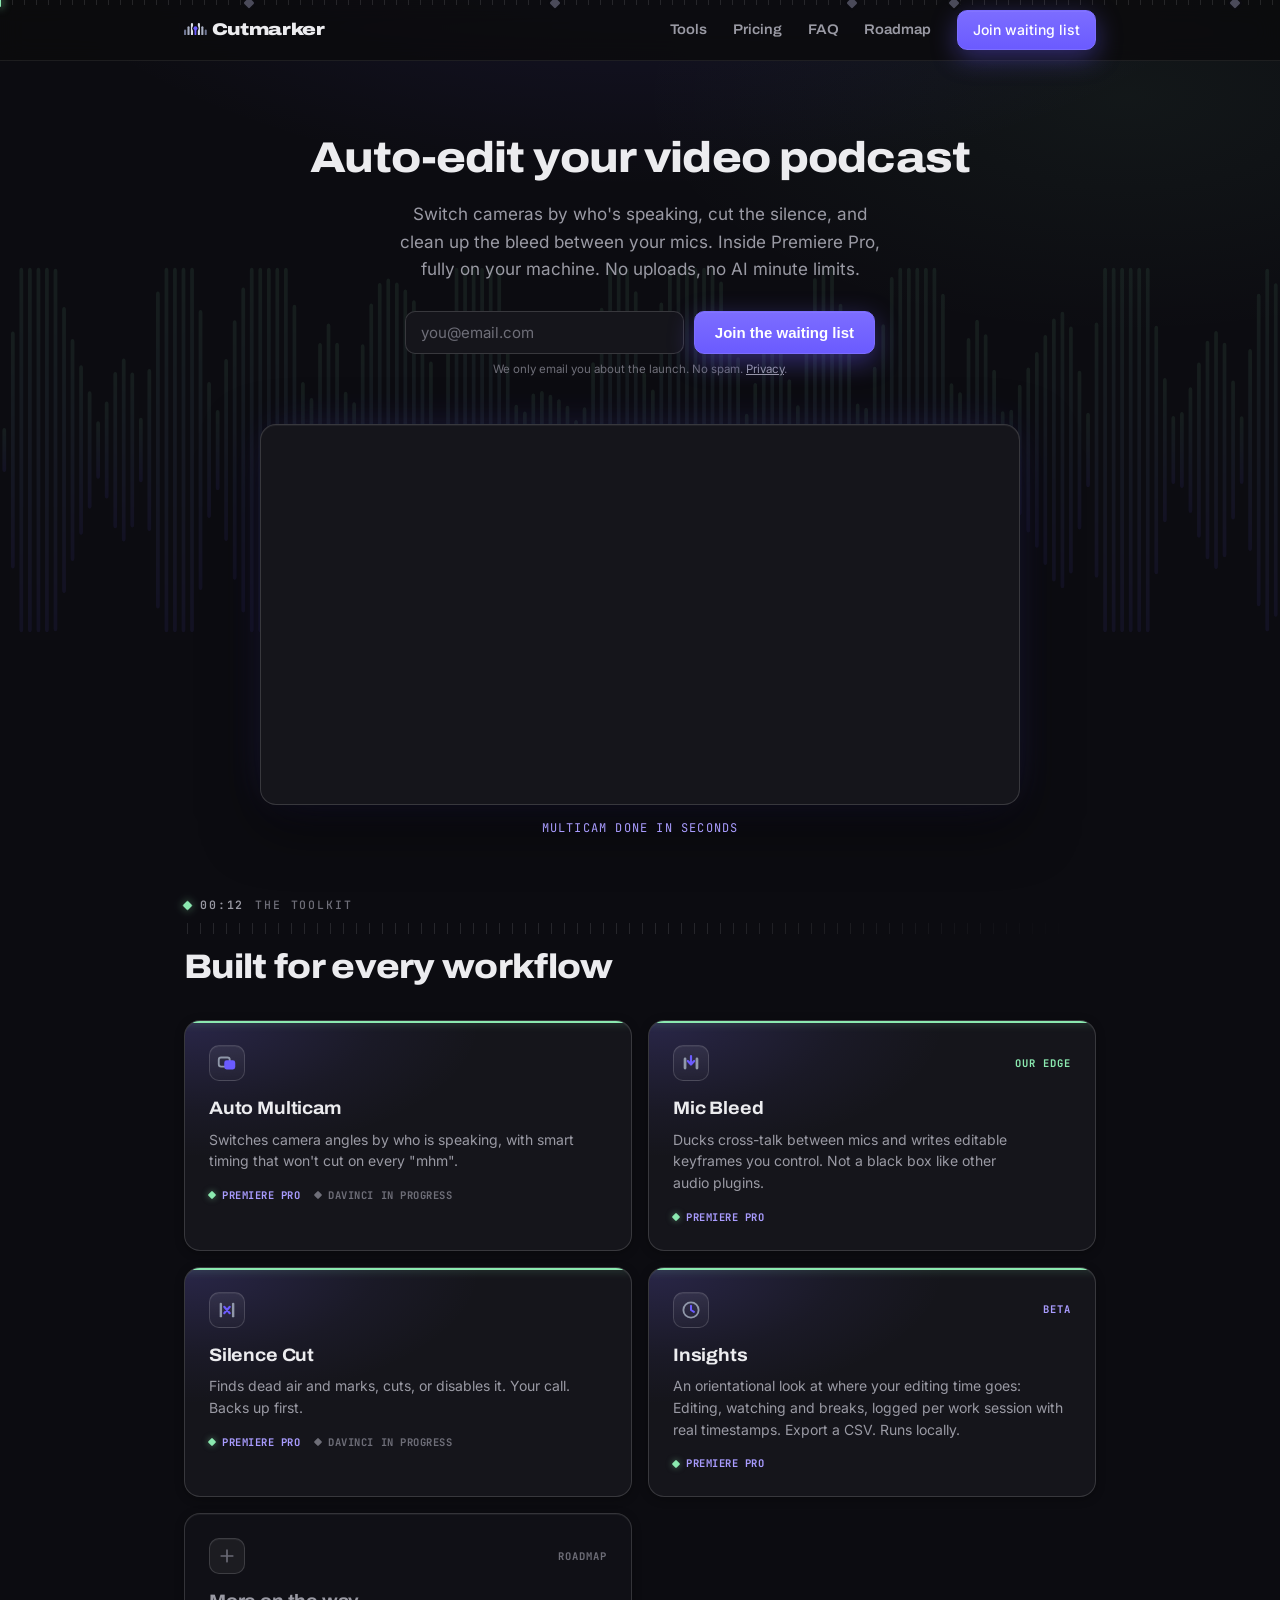
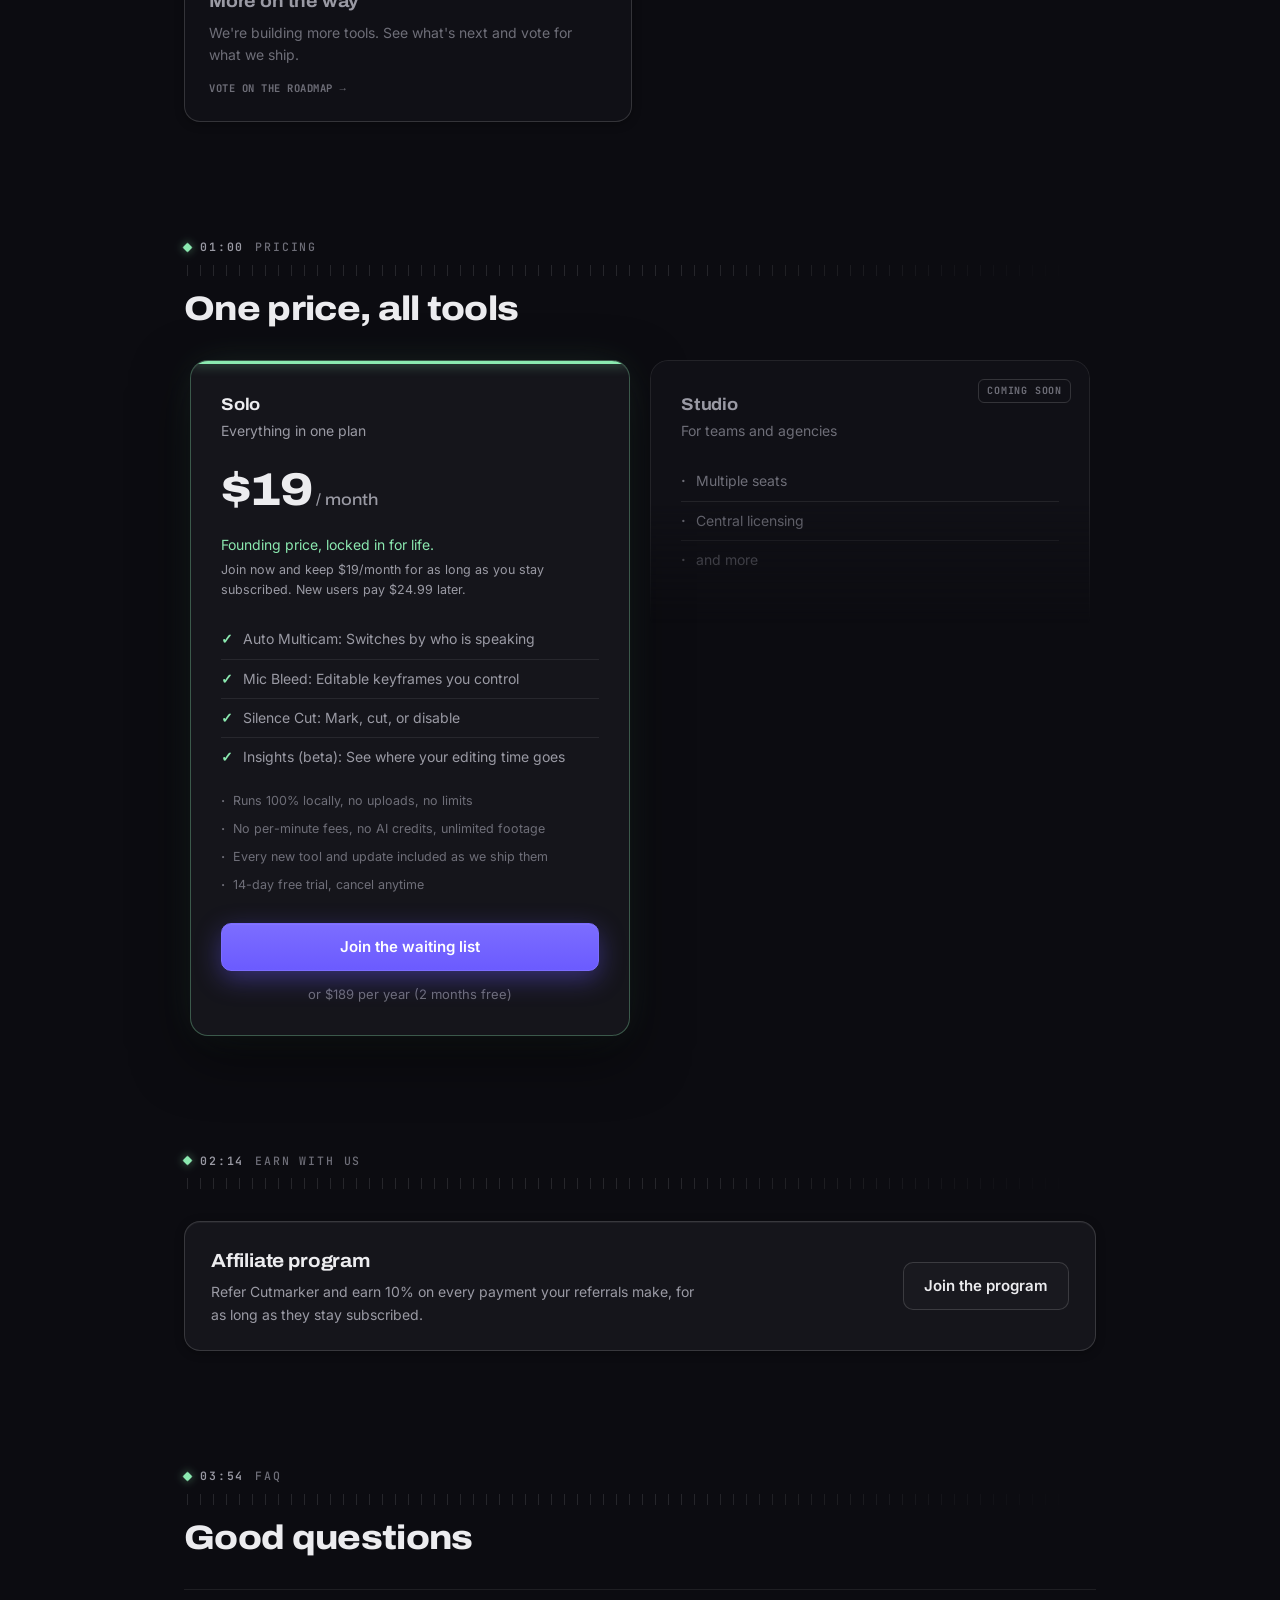
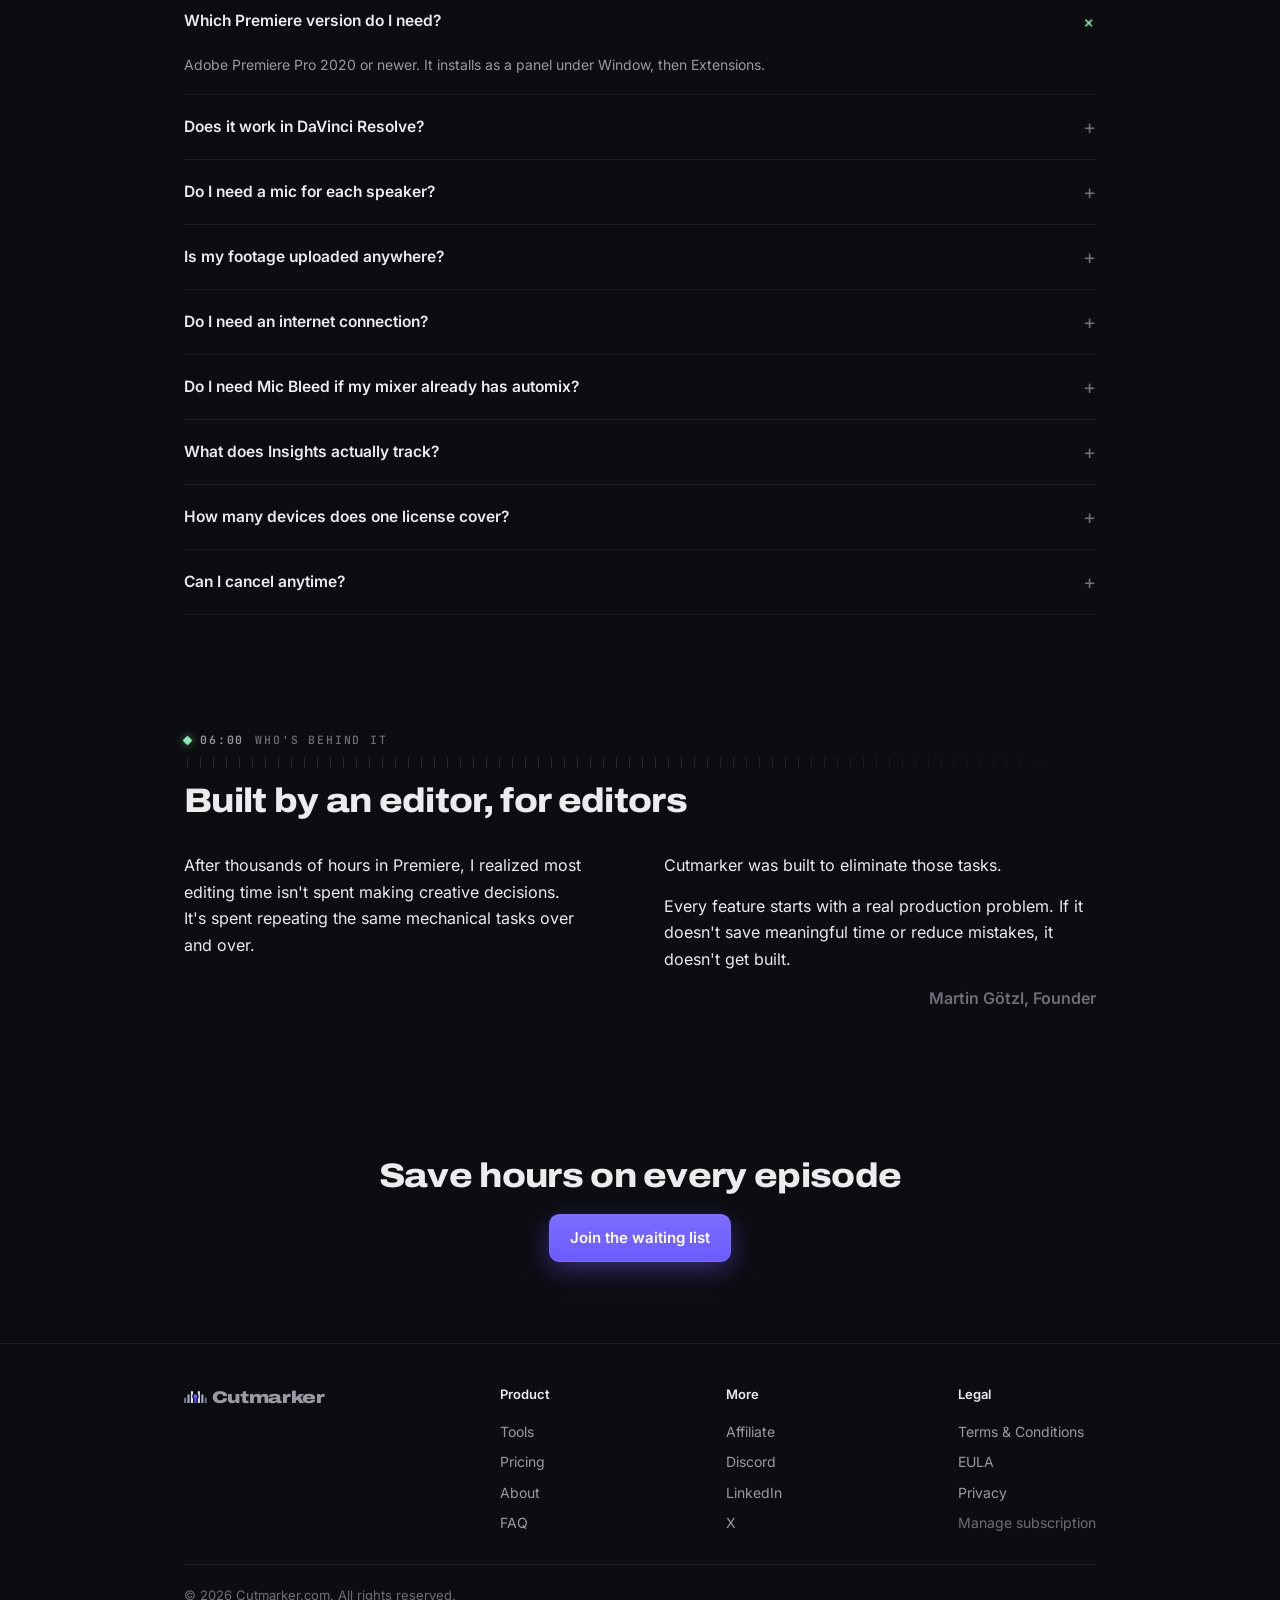
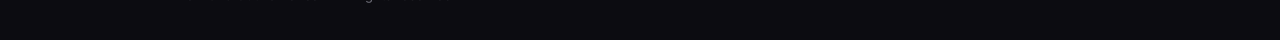
<file: index.html>
<!DOCTYPE html>
<html lang="en">
<head>
<meta charset="utf-8">
<meta name="viewport" content="width=device-width, initial-scale=1">
<title>Cutmarker · Auto-edit your video podcast in Premiere Pro</title>
<link rel="icon" type="image/svg+xml" href="/favicon.svg">
<link rel="apple-touch-icon" href="/favicon.svg">
<meta name="description" content="Auto-edit your video podcast in Adobe Premiere Pro: auto multicam, mic bleed cleanup, silence cut, final check and time insights. A local Autopod alternative.">
<meta property="og:title" content="Cutmarker · Auto-edit your video podcast in Premiere Pro">
<meta property="og:description" content="Auto multicam, mic bleed, silence cut, final check and time insights, all inside Premiere Pro. A local Autopod alternative.">
<meta property="og:type" content="website">
<link rel="stylesheet" href="/fonts.css">
<style>
  :root{
    --bg:#0C0C11; --surface:#15151B; --surface2:#1B1B23;
    --bd:rgba(255,255,255,.08); --bd2:rgba(255,255,255,.15);
    --tx:#ECECEF; --tx2:#9A9AA4; --tx3:#6E6E78;
    --pur:#6B5BFF; --pur2:#a99cff; --purd:#5a4be0; --grey:#9098A9; --signal:#8BE9B0;
    --hi:0 1px 0 rgba(255,255,255,.05) inset;
    --sh1:0 2px 10px rgba(0,0,0,.30);
    --sh2:0 20px 56px rgba(0,0,0,.50);
    --glow:0 8px 26px rgba(107,91,255,.40);
  }
  *{box-sizing:border-box;margin:0;padding:0}
  html{scroll-behavior:smooth;scroll-padding-top:72px}
  body{font-family:'Inter',-apple-system,"Segoe UI",Roboto,Helvetica,Arial,sans-serif;color:var(--tx);line-height:1.6;-webkit-font-smoothing:antialiased;font-size:16px;background:radial-gradient(1100px 560px at 50% -160px,rgba(107,91,255,.15),transparent 62%),radial-gradient(820px 400px at 88% 2%,rgba(139,233,176,.05),transparent 60%),var(--bg)}
  h1,h2,h3,.logo{font-family:'Archivo',-apple-system,"Segoe UI",sans-serif}
  .kicker,.badges .p,.plat .p,.heroshot .bar .t{font-family:'JetBrains Mono',ui-monospace,monospace;letter-spacing:0}
  a{color:inherit;text-decoration:none}
  .wrap{max-width:960px;margin:0 auto;padding:0 24px}
  .btn{position:relative;overflow:hidden;display:inline-block;background:linear-gradient(180deg,#7c6dff,#6B5BFF);color:#fff;font-weight:600;padding:11px 20px;border-radius:10px;font-size:15px;border:1px solid #7c6dff;box-shadow:var(--hi),var(--glow);transition:transform .14s,box-shadow .14s,filter .14s}
  .btn:not(.ghost)::before{content:"";position:absolute;top:0;left:0;width:100%;height:100%;background:linear-gradient(115deg,transparent 36%,rgba(255,255,255,.28) 50%,transparent 64%);transform:translateX(-120%);transition:transform .7s cubic-bezier(.3,.7,.3,1);pointer-events:none}
  .btn:not(.ghost):hover::before{transform:translateX(120%)}
  .btn:hover{transform:translateY(-1px);filter:brightness(1.05);box-shadow:0 1px 0 rgba(255,255,255,.22) inset,0 12px 32px rgba(107,91,255,.55)}
  .btn:active{transform:translateY(0) scale(.99)}
  .btn.ghost{background:rgba(255,255,255,.02);color:var(--tx);border:1px solid var(--bd2);box-shadow:none}
  .btn.ghost:hover{border-color:var(--tx3);background:var(--surface);transform:translateY(-1px);filter:none}
  .btn.sm{padding:8px 15px;font-size:14px}
  h1{font-size:clamp(31px,4.0vw,43px);line-height:1.08;letter-spacing:-.02em;font-weight:800;font-stretch:112%}
  h2{font-size:clamp(25px,3.0vw,34px);line-height:1.12;letter-spacing:-.02em;font-weight:800;font-stretch:112%}
  h3{font-size:17px;font-weight:700;letter-spacing:-.01em;font-stretch:108%}
  h2,h3,.hero p.lead,.aff h3,.end h2{text-wrap:balance}
  p,li,summary,.cta-note{text-wrap:pretty}
  .muted{color:var(--tx2)}
  .kicker{color:var(--tx3);font-size:11.5px;font-weight:500;display:flex;align-items:center;gap:9px;margin-bottom:14px;text-transform:uppercase;letter-spacing:.16em}
  .kicker::before{content:"";flex:none;width:7px;height:7px;border-radius:1px;transform:rotate(45deg);background:var(--signal);box-shadow:0 0 8px rgba(139,233,176,.5)}
  .kicker .tc{color:var(--tx2);font-weight:600;margin-right:2px}
  section{padding:58px 0}
  .line{display:none}

  nav{position:sticky;top:0;z-index:50;background:rgba(11,11,13,.82);backdrop-filter:blur(12px);border-bottom:1px solid var(--bd)}
  nav .wrap{display:flex;align-items:center;justify-content:space-between;height:60px}
  .logo{display:inline-flex;align-items:baseline;gap:.28em;font-weight:900;font-size:17px;letter-spacing:-.02em;font-stretch:125%}
  .logo .lmark{height:.72em;width:auto;aspect-ratio:86/46;flex:none;align-self:baseline}
  nav .links{display:flex;gap:26px;align-items:center}
  nav .links a{color:var(--tx2);font-size:14.5px;font-weight:500;transition:.15s}
  nav .links a:not(.btn):not(.langbtn){font-family:'Archivo',-apple-system,sans-serif;font-stretch:106%;font-weight:600;font-size:14px;letter-spacing:-.005em}
  nav .links a:hover{color:var(--tx)}
  nav .links a.btn{color:#fff}
  .langbtn{background:transparent;border:1px solid var(--bd2);color:var(--tx2);font-size:13px;font-weight:600;padding:5px 10px;border-radius:7px;cursor:pointer;font-family:inherit;transition:.15s}
  .langbtn:hover{color:var(--tx);border-color:var(--tx3)}
  @media(max-width:760px){nav .links a:not(.btn){display:none}}
  #scrub{position:fixed;top:0;left:0;right:0;height:5px;z-index:60;background:repeating-linear-gradient(90deg,rgba(255,255,255,.11) 0 1px,transparent 1px 12px)}
  #scrub .pf{position:absolute;top:0;left:0;height:100%;width:0;background:linear-gradient(90deg,var(--pur),var(--signal))}
  #scrub .ph{position:absolute;top:-2px;left:0;width:2px;height:9px;border-radius:1px;background:var(--signal);box-shadow:0 0 8px 1px rgba(139,233,176,.7);transform:translateX(-1px);z-index:3}
  #scrub .kf{position:absolute;top:50%;width:8px;height:8px;border-radius:1.5px;transform:translate(-50%,-50%) rotate(45deg);background:#4a4a59;box-shadow:0 0 0 2px rgba(12,12,17,.92);cursor:pointer;z-index:2;transition:background .25s ease,box-shadow .25s ease}
  #scrub .kf.on{background:var(--signal);box-shadow:0 0 7px 1px rgba(139,233,176,.55),0 0 0 2px rgba(12,12,17,.92)}
  #scrub .kf:hover{background:var(--pur);box-shadow:0 0 7px 1px rgba(107,91,255,.6),0 0 0 2px rgba(12,12,17,.92)}
  #scrub .sweep{position:absolute;top:0;bottom:0;width:90px;transform:translateX(-100px);background:linear-gradient(90deg,transparent,rgba(139,233,176,.55),transparent);z-index:4;pointer-events:none;animation:scrubsweep 1.5s cubic-bezier(.4,0,.2,1) .35s 1 both}
  @keyframes scrubsweep{0%{transform:translateX(-100px);opacity:0}12%{opacity:1}88%{opacity:1}100%{transform:translateX(100vw);opacity:0}}

  .hero{padding:74px 0 0;text-align:center}
  .hero .tagrow{display:inline-flex;align-items:center;gap:8px;color:var(--tx3);font-size:13.5px;margin-bottom:20px}
  .hero .tagrow .dot{width:6px;height:6px;border-radius:99px;background:var(--pur)}
  .hero h1{max-width:680px;margin:0 auto}
  .hero p.lead{font-size:17px;color:var(--tx2);margin:20px auto 28px;max-width:560px}
  .cta-row{display:flex;gap:12px;flex-wrap:wrap;align-items:center;justify-content:center}
  .cta-note{color:var(--tx3);font-size:13px;margin-top:16px}
  #bgwave{position:fixed;inset:0;z-index:-1;overflow:hidden;pointer-events:none}
  #bgwave .wt{position:absolute;top:50%;left:0;display:flex;width:200%;height:44vh;transform:translateY(-50%);animation:drift 64s linear infinite;will-change:transform;opacity:.08}
  #bgwave .wt svg{width:50%;height:100%;display:block;flex:none}
  @keyframes drift{from{transform:translate(0,-50%)}to{transform:translate(-50%,-50%)}}

  .trust{margin-top:26px;color:var(--tx2);font-size:13.5px}
  .hero-badges{display:flex;gap:20px;flex-wrap:wrap;justify-content:center;margin-top:22px}
  .hero-badges span{font-size:12px;color:var(--tx2);display:inline-flex;align-items:center;gap:7px;letter-spacing:.01em}
  .hero-badges span::before{content:"";width:6px;height:6px;border-radius:1px;transform:rotate(45deg);background:var(--signal);box-shadow:0 0 6px rgba(139,233,176,.5);flex:none}
  .hero-visual{max-width:560px;margin:40px auto 0;border:1px solid var(--bd);border-radius:14px;background:var(--surface);padding:18px;display:flex;flex-direction:column;gap:10px}
  .hv-row{display:flex;align-items:center;gap:6px;height:24px}
  .hv-lab{width:36px;font-size:10px;color:var(--tx3);letter-spacing:.08em;text-align:left;flex:none}
  .hv-row i{height:18px;border-radius:4px;flex:1;display:block}
  .hv-row i.a{background:rgba(107,91,255,.85)}
  .hv-row i.b{background:rgba(160,150,255,.45)}
  .hv-row i.c{background:rgba(144,152,169,.35)}
  .hv-row svg{flex:1;height:24px;stroke:var(--pur2);stroke-width:2;fill:none}

  /* waiting list form */
  .wl{display:flex;gap:10px;flex-wrap:wrap;justify-content:center;max-width:470px;margin:0 auto}
  .wl-input{flex:1 1 240px;background:var(--surface);border:1px solid var(--bd2);color:var(--tx);padding:11px 15px;border-radius:10px;font-size:15px;font-family:inherit}
  .wl-input::placeholder{color:var(--tx3)}
  .wl-input:focus{outline:none;border-color:var(--pur2);box-shadow:0 0 0 3px rgba(107,91,255,.18)}
  .wl-input.flash{border-color:var(--pur2);animation:wlpulse 1s cubic-bezier(.2,.7,.3,1) 2}
  @keyframes wlpulse{0%,100%{box-shadow:0 0 0 3px rgba(107,91,255,.22),0 0 16px rgba(107,91,255,.25)}50%{box-shadow:0 0 0 5px rgba(107,91,255,.34),0 0 30px rgba(107,91,255,.5)}}
  .wl .btn{flex:none}
  .wl-msg{min-height:18px;margin-top:10px;font-size:13.5px;color:var(--signal);text-align:center}
  .wl-msg.err{color:#ff7a7a}
  .wl-priv{max-width:470px;margin:7px auto 0;font-size:11.5px;color:var(--tx3);text-align:center;line-height:1.5}
  .wl-priv a{color:var(--tx2);text-decoration:underline}
  .wl-done{max-width:470px;margin:0 auto;background:rgba(139,233,176,.08);border:1px solid rgba(139,233,176,.4);border-radius:12px;padding:14px 18px;color:var(--tx);font-size:15px;display:flex;align-items:center;gap:10px;justify-content:center;animation:fadeup .5s cubic-bezier(.2,.7,.3,1) both}
  .wl-done .ck{color:var(--signal);font-weight:800;font-size:18px;flex:none}
  /* hero video */
  .herovid{max-width:760px;margin:18px auto 0;border:1px solid var(--bd2);border-radius:16px;overflow:hidden;background:var(--surface);box-shadow:var(--hi),var(--sh2),0 0 46px -14px rgba(107,91,255,.35);line-height:0}
  .herovid video{width:100%;height:auto;display:block}

  .head{max-width:none;margin-bottom:32px;position:relative}
  .head .kicker{margin-bottom:0}
  .head .hruler{height:11px;margin:8px 0 14px 3px;background:repeating-linear-gradient(90deg,var(--bd2) 0 1px,transparent 1px 13px);-webkit-mask:linear-gradient(90deg,#000,#000 55%,transparent);mask:linear-gradient(90deg,#000,#000 55%,transparent);opacity:.75}
  .head h2{margin-bottom:0;max-width:600px}

  .tools{display:grid;grid-template-columns:repeat(2,1fr);gap:16px}
  @media(max-width:760px){.tools{grid-template-columns:1fr}}
  .tool{position:relative;overflow:hidden;border-radius:16px;padding:24px 24px;min-height:186px;display:flex;flex-direction:column;background:var(--surface);border:1px solid var(--bd2);box-shadow:var(--hi),var(--sh1);transition:transform .2s ease,box-shadow .2s ease,border-color .2s ease}
  .tool::after{content:"";position:absolute;inset:0;background:radial-gradient(95% 85% at 0% 0%,rgba(123,108,255,.20),rgba(123,108,255,.05) 45%,transparent 70%);pointer-events:none}
  .tool:hover{transform:translateY(-2px);border-color:rgba(123,108,255,.35);box-shadow:var(--hi),0 20px 42px -22px rgba(107,91,255,.5)}
  .tool::before{content:"";position:absolute;top:0;left:0;right:0;height:2px;background:var(--signal);box-shadow:0 0 9px rgba(139,233,176,.5);transform:scaleX(0);transform-origin:left;transition:transform .55s cubic-bezier(.2,.8,.25,1);z-index:3}
  .tool.is-in::before,.tool:hover::before{transform:scaleX(1)}
  .tool .top{display:flex;align-items:center;justify-content:space-between;margin-bottom:13px;position:relative;z-index:2}
  .tool .ico{width:36px;height:36px;border-radius:10px;background:linear-gradient(180deg,rgba(255,255,255,.07),rgba(255,255,255,.02));border:1px solid var(--bd2);box-shadow:var(--hi);display:flex;align-items:center;justify-content:center;transition:box-shadow .2s,border-color .2s}
  .tool:hover .ico{border-color:rgba(139,233,176,.45);box-shadow:0 0 0 1px rgba(139,233,176,.22),0 0 14px rgba(139,233,176,.12)}
  .tool .edgelabel{font-family:'JetBrains Mono',ui-monospace,monospace;font-size:10.5px;font-weight:700;letter-spacing:.09em;text-transform:uppercase;color:var(--pur2)}
  .tool .edgelabel[data-i18n="edgeOur"]{color:var(--signal)}
  .tool h3{margin:0 0 6px;font-size:18px;position:relative;z-index:2}
  .tool p{color:var(--tx2);font-size:14px;line-height:1.55;position:relative;z-index:2}
  .plat{display:flex;gap:15px;margin-top:15px;flex-wrap:wrap;position:relative;z-index:2}
  .plat .p{display:inline-flex;align-items:center;gap:7px;font-family:'JetBrains Mono',ui-monospace,monospace;font-size:10.5px;font-weight:700;letter-spacing:.05em;text-transform:uppercase;color:var(--pur2)}
  .plat .p::before{content:"";width:6px;height:6px;border-radius:1px;transform:rotate(45deg);background:var(--signal);box-shadow:0 0 6px rgba(139,233,176,.5)}
  .plat .p.off{color:var(--tx3)}
  .plat .p.off::before{background:var(--tx3);box-shadow:none}
  .tool.soon,.tool.rm{background:#101016}
  .tool.soon::after,.tool.rm::after,.tool.soon::before,.tool.rm::before{display:none}
  .tool.soon h3,.tool.rm h3{color:var(--tx2)!important}
  .tool.soon p,.tool.rm p{color:var(--tx3)}
  .tool.soon .edgelabel,.tool.rm .edgelabel{color:var(--tx3)!important}
  .tool.soon .plat .p,.tool.rm .plat .p{color:var(--tx3)}
  .tool.soon .plat .p::before{background:var(--tx3);box-shadow:none}
  .tool.rm .plat .p::before{display:none}
  .tool.rm{cursor:pointer}
  .tool.rm h3,.tool.rm .edgelabel,.tool.rm .plat .p,.tool.rm .ico svg{transition:color .2s ease,stroke .2s ease,transform .2s ease}
  .tool.rm:hover{background:rgba(139,233,176,.09);border-color:rgba(139,233,176,.6);box-shadow:var(--hi),0 18px 44px -20px rgba(139,233,176,.45)}
  .tool.rm:hover h3{color:var(--tx)!important}
  .tool.rm:hover .edgelabel{color:var(--signal)!important}
  .tool.rm:hover .ico{border-color:rgba(139,233,176,.45);box-shadow:0 0 0 1px rgba(139,233,176,.22),0 0 14px rgba(139,233,176,.12)}
  .tool.rm:hover .ico svg{stroke:var(--signal)}
  .tool.rm:hover .plat .p{color:var(--signal)!important;transform:translateX(3px)}

  .prices{display:flex;gap:20px;flex-wrap:wrap;justify-content:center;align-items:stretch;max-width:920px;margin:0 auto}
.price{position:relative;overflow:hidden;display:flex;flex-direction:column;flex:1 1 340px;max-width:440px;background:var(--surface);border:1px solid rgba(139,233,176,.32);border-radius:18px;padding:30px;box-shadow:var(--hi),var(--sh2),0 0 42px -10px rgba(139,233,176,.18)}
  .price::before{content:"";position:absolute;top:0;left:0;right:0;height:3px;background:var(--signal);box-shadow:0 0 12px rgba(139,233,176,.7);transform:scaleX(0);transform-origin:left;transition:transform .6s cubic-bezier(.2,.8,.25,1)}
  .price.is-in::before{transform:scaleX(1)}
  .price .pt{color:var(--tx2);font-size:14px;margin-top:2px}
  .price .amt{font-family:'Archivo',sans-serif;font-stretch:115%;font-size:46px;font-weight:800;letter-spacing:-.02em;margin:12px 0 0}
  .price .amt small{font-size:16px;color:var(--tx2);font-weight:500;letter-spacing:0}
  .price ul{list-style:none;margin:20px 0 24px}
  .price li{padding:8px 0;font-size:14px;color:var(--tx2);display:flex;gap:10px;align-items:flex-start;border-top:1px solid var(--bd)}
  .price li:first-child{border-top:none}
  .price li.note{font-size:12.5px;color:var(--tx3);padding:4px 0;border-top:none;gap:8px;align-items:center}
  .price li.note::before{content:"·";color:var(--tx3);font-weight:700}
  .price li .tick{color:var(--signal);flex:none;font-weight:700}
  .price .btn{width:100%;text-align:center;margin-top:auto}
  .price .yr{text-align:center;color:var(--tx3);font-size:13px;margin-top:13px}
  .price.soon{background:#101016;border-color:var(--bd);box-shadow:none;align-self:flex-start;-webkit-mask-image:linear-gradient(180deg,#000 52%,transparent 96%);mask-image:linear-gradient(180deg,#000 52%,transparent 96%)}
  .price.soon::before{display:none}
  .price.soon h3{color:var(--tx2)}
  .price.soon .amt{color:var(--tx3);font-weight:700}
  .price.soon .pt,.price.soon li{color:var(--tx3)}
  .price.soon .tick{color:var(--tx3)}
  .soonbadge{position:absolute;top:18px;right:18px;font-family:'JetBrains Mono',ui-monospace,monospace;font-size:10px;font-weight:700;letter-spacing:.08em;text-transform:uppercase;color:var(--tx3);border:1px solid var(--bd2);border-radius:6px;padding:3px 8px}

  .afftwo{display:grid;grid-template-columns:repeat(auto-fit,minmax(280px,1fr));gap:16px}
  @media(max-width:760px){.afftwo{grid-template-columns:1fr}}
  .aff{background:var(--surface);border:1px solid var(--bd2);border-radius:16px;padding:24px 26px;display:flex;gap:18px;align-items:center;justify-content:space-between;flex-wrap:wrap;box-shadow:var(--hi),var(--sh1)}
  .aff h3{font-size:19px;margin-bottom:5px}
  .aff p{color:var(--tx2);font-size:14px;max-width:500px}

  .faq{max-width:none}
  details{border-top:1px solid var(--bd)}
  details:last-child{border-bottom:1px solid var(--bd)}
  summary{cursor:pointer;padding:16px 0;font-weight:600;font-size:15.5px;list-style:none;display:flex;justify-content:space-between;align-items:center;gap:16px}
  summary::-webkit-details-marker{display:none}
  summary::after{content:"+";color:var(--tx3);font-size:20px;font-weight:400;transition:transform .25s ease,color .2s ease}
  details[open] summary::after{transform:rotate(45deg);color:var(--signal)}
  details[open] p{animation:fadeup .45s cubic-bezier(.2,.7,.3,1) both}
  @supports (interpolate-size: allow-keywords){
    :root{interpolate-size:allow-keywords}
    details::details-content{block-size:0;overflow:hidden;transition:block-size .35s ease,content-visibility .35s allow-discrete}
    details[open]::details-content{block-size:auto}
  }
  details p{color:var(--tx2);padding:0 0 18px;font-size:14px;max-width:780px}

  .aboutbody{line-height:1.65;column-count:2;column-gap:48px}
  .aboutbody p{margin:0 0 14px;break-inside:avoid}
  .aboutbody .sign{column-span:all;color:var(--tx3);margin-top:6px;font-weight:600;text-align:right}
  @media(max-width:680px){.aboutbody{column-count:1}}

  .end{text-align:center;padding:74px 0}
  .end h2{margin-bottom:18px}

  footer{border-top:1px solid var(--bd);padding:40px 0 34px;color:var(--tx2);font-size:14px}
  footer .top{display:flex;justify-content:space-between;flex-wrap:wrap;gap:28px;margin-bottom:26px}
  footer .col h4{color:var(--tx);font-size:13px;margin-bottom:12px;font-weight:600}
  footer .col a{display:block;color:var(--tx2);padding:4px 0;transition:color .18s ease,transform .18s ease}
  footer .col a:hover{color:var(--tx);transform:translateX(3px)}
  footer .bottom{border-top:1px solid var(--bd);padding-top:20px;display:flex;justify-content:space-between;flex-wrap:wrap;gap:12px;font-size:13px;color:var(--tx3)}

  @keyframes fadeup{from{opacity:0;transform:translateY(14px)}to{opacity:1;transform:none}}
  .hero h1,.hero .lead,.hero .cta-row,.hero .hero-badges,.hero .cta-note{animation:fadeup .6s cubic-bezier(.2,.7,.3,1) both}
  .hero .lead{animation-delay:.06s}.hero .cta-row{animation-delay:.12s}.hero .hero-badges{animation-delay:.18s}.hero .cta-note{animation-delay:.24s}
  .reveal{opacity:0;transform:translateY(16px);transition:opacity .8s ease,transform .8s cubic-bezier(.16,.84,.3,1)}
  .reveal.is-in{opacity:1;transform:none}
  .tool{transition:transform .24s ease,box-shadow .24s ease,border-color .24s ease,opacity .7s ease}
  @media(prefers-reduced-motion:reduce){*{animation:none!important;transition:none!important}.reveal{opacity:1!important;transform:none!important}}
</style>
<!-- Affiliate tracking je dočasně vypnutý (program zatím není live). Při spuštění affiliate programu odkomentovat + nasadit cookie lištu (viz cookie-consent-snippet.html).
<script>window.lemonSqueezyAffiliateConfig = { store: "cutmarker" };</script>
<script src="https://lmsqueezy.com/affiliate.js" defer></script>
-->
</head>
<body>
<div id="scrub"><span class="pf"></span><span class="ph"></span><span class="sweep"></span></div>
<div id="bgwave" aria-hidden="true"><div class="wt"></div></div>

<svg width="0" height="0" style="position:absolute"><symbol id="mark" viewBox="-43 -46 86 46"><mask id="ntch"><rect x="-58" y="-56" width="116" height="60" fill="#fff"/><circle cx="0" cy="-26" r="12" fill="#000"/></mask><g mask="url(#ntch)"><rect x="9" y="-46" width="8" height="46" rx="4" fill="#DDE1EC"/><rect x="-17" y="-46" width="8" height="46" rx="4" fill="#DDE1EC"/><rect x="22" y="-34" width="8" height="34" rx="4" fill="#A7AEC2"/><rect x="-30" y="-34" width="8" height="34" rx="4" fill="#A7AEC2"/><rect x="35" y="-22" width="8" height="22" rx="4" fill="#6E7591"/><rect x="-43" y="-22" width="8" height="22" rx="4" fill="#6E7591"/></g><rect x="-3.5" y="-22" width="7" height="22" rx="3.5" fill="#6B5BFF"/><circle cx="0" cy="-26" r="7.5" fill="#6B5BFF"/></symbol></svg>

<nav><div class="wrap">
  <a class="logo" href="#"><svg class="lmark"><use href="#mark"/></svg> Cutmarker</a>
  <div class="links">
    <a href="#tools" data-i18n="navTools">Tools</a>
    <a href="#pricing" data-i18n="navPricing">Pricing</a>
    <a href="#faq" data-i18n="navFaq">FAQ</a>
    <a href="/roadmap" data-i18n="navRoadmap">Roadmap</a>
    <!-- Jazykový přepínač skrytý pro launch (čeština se doplní později). Zapnout = odkomentovat + vrátit LANG=pickDefault() níže. -->
    <!-- <button id="langBtn" class="langbtn">CZ</button> -->
    <a class="btn sm" href="#waitlist">Join waiting list</a>
  </div>
</div></nav>

<header class="hero"><div class="wrap">
  <h1 data-i18n="heroH1">Auto-edit your video podcast</h1>
  <p class="lead" data-i18n="heroLead">Switch cameras by who's speaking, cut the silence, and clean up the bleed between your mics. Inside Premiere&nbsp;Pro, fully on your machine. No uploads, no AI minute limits.</p>
  <form id="waitlist" class="wl" novalidate>
    <input class="wl-input" type="email" name="email" required autocomplete="email" placeholder="you@email.com" aria-label="Email">
    <button class="btn" type="submit">Join the waiting list</button>
  </form>
  <div class="wl-priv" id="wlPriv">We only email you about the launch. No spam. <a href="/legal#privacy">Privacy</a>.</div>
  <div class="wl-msg" id="wlMsg" role="status" aria-live="polite"></div>
  <div class="wl-done" id="wlDone" style="display:none"><span class="ck">&#10003;</span><span id="wlDoneTxt">You're on the list. We'll be in touch before launch.</span></div>
  <!-- Odznaky nad videem dočasně skryté (zapnout = odkomentovat)
  <div class="hero-badges">
    <span data-i18n="bdg1">Runs in Premiere Pro</span>
    <span data-i18n="bdg2">Nothing leaves your computer</span>
    <span data-i18n="bdg3">No AI minute limits</span>
    <span data-i18n="bdg4">14-day free trial</span>
  </div>
  -->
  <div class="herovid">
    <video src="assets/Multicam_hero_web.mp4" autoplay muted loop playsinline preload="metadata"></video>
  </div>
  <p style="text-align:center;margin-top:14px;color:var(--pur2);font-size:12px;font-family:'JetBrains Mono',ui-monospace,monospace;letter-spacing:.1em;text-transform:uppercase">Multicam done in seconds</p>
</div></header>

<section id="tools"><div class="wrap">
  <div class="head" style="margin:0 0 34px"><span class="kicker" data-i18n="toolsKicker">The toolkit</span><h2 data-i18n="toolsH2">Built for every workflow</h2></div>
  <div class="tools">
    <div class="tool">
      <div class="top"><div class="ico"><svg width="22" height="22" viewBox="0 0 24 24" fill="none"><rect x="3" y="6" width="12" height="10" rx="2.6" stroke="#9098A9" stroke-width="2"/><rect x="9" y="9" width="12" height="10" rx="2.6" fill="#6B5BFF"/></svg></div></div>
      <h3>Auto Multicam</h3>
      <p data-i18n="tMulticamDesc">Switches camera angles by who is speaking, with smart timing that won't cut on every "mhm".</p>
      <div class="plat"><span class="p on">Premiere Pro</span><span class="p off" data-i18n="davinciSoon">DaVinci in progress</span></div>
    </div>
    <div class="tool edge">
      <div class="top"><div class="ico"><svg width="22" height="22" viewBox="0 0 24 24" fill="none" stroke-linecap="round" stroke-linejoin="round"><rect x="4" y="6" width="3" height="13" rx="1.5" fill="#9098A9"/><rect x="17" y="6" width="3" height="13" rx="1.5" fill="#9098A9"/><path d="M12 4.5 V13 M8.5 9.8 L12 13.6 L15.5 9.8" stroke="#6B5BFF" stroke-width="2.4" fill="none"/></svg></div><span class="edgelabel" data-i18n="edgeOur">Our edge</span></div>
      <h3>Mic Bleed</h3>
      <p data-i18n="tMicDesc">Ducks cross-talk between mics and writes editable keyframes you control. Not a black box like other audio plugins.</p>
      <div class="plat"><span class="p on">Premiere Pro</span></div>
    </div>
    <div class="tool">
      <div class="top"><div class="ico"><svg width="22" height="22" viewBox="0 0 24 24" fill="none" stroke-linecap="round"><rect x="4" y="4" width="2.6" height="16" rx="1.3" fill="#9098A9"/><rect x="17.4" y="4" width="2.6" height="16" rx="1.3" fill="#9098A9"/><path d="M9 8.5 L15 15.5 M15 8.5 L9 15.5" stroke="#6B5BFF" stroke-width="2.3"/></svg></div></div>
      <h3>Silence Cut</h3>
      <p data-i18n="tSilenceDesc">Finds dead air and marks, cuts, or disables it. Your call. Backs up first.</p>
      <div class="plat"><span class="p on">Premiere Pro</span><span class="p off" data-i18n="davinciSoon">DaVinci in progress</span></div>
    </div>
    <div class="tool edge">
      <div class="top"><div class="ico"><svg width="22" height="22" viewBox="0 0 24 24" fill="none" stroke-linecap="round" stroke-linejoin="round"><circle cx="12" cy="12" r="8.3" stroke="#9098A9" stroke-width="2"/><path d="M12 7.3 V12 L15.2 14" stroke="#6B5BFF" stroke-width="2.2" fill="none"/></svg></div><span class="edgelabel">Beta</span></div>
      <h3>Insights</h3>
      <p data-i18n="tInsightsDesc">An orientational look at where your editing time goes: Editing, watching and breaks, logged per work session with real timestamps. Export a CSV. Runs locally.</p>
      <div class="plat"><span class="p on">Premiere Pro</span></div>
    </div>
    <!-- Final Check karta dočasně skrytá (zapnout = odkomentovat)
    <div class="tool soon">
      <div class="top"><div class="ico"><svg width="22" height="22" viewBox="0 0 24 24" fill="none"><path d="M5 12.5 L10 17.5 L19.5 7" stroke="#6B5BFF" stroke-width="2.6" stroke-linecap="round" stroke-linejoin="round"/></svg></div><span class="edgelabel" data-i18n="edgeSoon">Coming soon</span></div>
      <h3>Final Check</h3>
      <p data-i18n="tFinalDesc">Coming next, it will scan your finished edit for clipping, dead air, black gaps and stray micro-cuts, so you can export with confidence.</p>
      <div class="plat"><span class="p off" data-i18n="soonLabel">In development</span></div>
    </div>
    -->
    <a class="tool rm" href="/roadmap" style="text-decoration:none">
      <div class="top"><div class="ico" style="background:rgba(255,255,255,.05)"><svg width="20" height="20" viewBox="0 0 24 24" fill="none" stroke="#6b6b76" stroke-width="2"><path d="M12 5v14M5 12h14" stroke-linecap="round"/></svg></div><span class="edgelabel" style="color:var(--tx3)" data-i18n="edgeRoadmap">Roadmap</span></div>
      <h3 style="color:var(--tx2)" data-i18n="roadmapH3">More on the way</h3>
      <p data-i18n="roadmapDesc">We're building more tools. See what's next and vote for what we ship.</p>
      <div class="plat"><span class="p off" data-i18n="roadmapVote">Vote on the roadmap →</span></div>
    </a>
  </div>
</div></section>

<div class="line"></div>
<section id="pricing"><div class="wrap">
  <div class="head" style="margin:0 0 32px"><span class="kicker" data-i18n="priceKicker">Pricing</span><h2 data-i18n="priceH2">One price, all tools</h2></div>
  <div class="prices">
  <div class="price">
    <h3>Solo</h3>
    <div class="pt" data-i18n="pricePt">Everything in one plan</div>
    <div class="amt">$19<small data-i18n="perMonth"> / month</small></div>
    <div class="pt" style="color:var(--signal);margin-top:6px">Founding price, locked in for life.</div>
    <div class="pt" style="margin-top:4px;font-size:12.5px">Join now and keep $19/month for as long as you stay subscribed. New users pay $24.99 later.</div>
    <ul>
      <li><span class="tick">✓</span><span data-i18n="pl1">Auto Multicam: Switches by who is speaking</span></li>
      <li><span class="tick">✓</span><span data-i18n="pl2">Mic Bleed: Editable keyframes you control</span></li>
      <li><span class="tick">✓</span><span data-i18n="pl3">Silence Cut: Mark, cut, or disable</span></li>
      <li><span class="tick">✓</span><span data-i18n="pl5">Insights (beta): See where your editing time goes</span></li>
      <li class="note" style="margin-top:10px"><span data-i18n="pn1">Runs 100% locally, no uploads, no limits</span></li>
      <li class="note"><span data-i18n="pn5">No per-minute fees, no AI credits, unlimited footage</span></li>
      <li class="note"><span data-i18n="pn3">Every new tool and update included as we ship them</span></li>
      <li class="note"><span data-i18n="pn4">14-day free trial, cancel anytime</span></li>
    </ul>
    <a class="btn" href="#waitlist">Join the waiting list</a>
    <div class="yr" data-i18n="priceYr">or $189 per year (2 months free)</div>
  </div>
  <div class="price soon">
    <div class="soonbadge">Coming soon</div>
    <h3>Studio</h3>
    <div class="pt">For teams and agencies</div>
    <ul>
      <li><span class="tick">·</span><span>Multiple seats</span></li>
      <li><span class="tick">·</span><span>Central licensing</span></li>
      <li><span class="tick">·</span><span>and more</span></li>
    </ul>
  </div>
  </div>
</div></section>

<div class="line"></div>
<section id="affiliate"><div class="wrap">
  <div class="head"><span class="kicker" data-i18n="affKicker">Earn with us</span></div>
  <div class="afftwo">
    <div class="aff">
      <div>
        <h3 data-i18n="affH3">Affiliate program</h3>
        <p data-i18n="affDesc">Refer Cutmarker and earn 10% on every payment your referrals make, for as long as they stay subscribed.</p>
      </div>
      <a class="btn ghost" href="#waitlist" data-i18n="affBtn">Join the program</a>
    </div>
    <!-- Bug reward (skryté, k pozdějšímu zapnutí):
    <div class="aff">
      <div>
        <h3 data-i18n="bugH3">Find a bug, get a month free.</h3>
        <p data-i18n="bugDesc">Spot a real, reproducible bug in a released version (not the beta) and tell us. Your next month is on us.</p>
      </div>
      <a class="btn ghost" href="#" data-i18n="bugBtn">Report a bug</a>
    </div>
    -->
  </div>
</div></section>

<div class="line"></div>
<section id="faq"><div class="wrap">
  <div class="head"><span class="kicker" data-i18n="faqKicker">FAQ</span><h2 data-i18n="faqH2">Good questions</h2></div>
  <div class="faq">
    <details open><summary data-i18n="q1">Which Premiere version do I need?</summary><p data-i18n="a1">Adobe Premiere Pro 2020 or newer. It installs as a panel under Window, then Extensions.</p></details>
    <details><summary data-i18n="q2">Does it work in DaVinci Resolve?</summary><p data-i18n="a2">Premiere Pro today. DaVinci support is on the roadmap for Auto Multicam, Silence Cut, and Final Check. Mic Bleed stays Premiere only, because DaVinci handles track audio differently.</p></details>
    <details><summary data-i18n="q3">Do I need a mic for each speaker?</summary><p data-i18n="a3">For multicam, yes. Cutmarker decides who is on camera by listening to each mic, so one mic per speaker gives the cleanest result.</p></details>
    <details><summary data-i18n="q4">Is my footage uploaded anywhere?</summary><p data-i18n="a4">Never. Your media and editing stay on your computer. No uploads, no per-minute fees, no monthly limits.</p></details>
    <details><summary data-i18n="q9">Do I need an internet connection?</summary><p data-i18n="a9">Your media and the editing stay on your computer, nothing is uploaded. You do need a connection to activate and verify your license, the same as most paid editing software. The editing itself runs locally.</p></details>
    <details><summary data-i18n="q8">Do I need Mic Bleed if my mixer already has automix?</summary><p data-i18n="a8">Even when your mixer or recorder reduces bleed while you record, that pass is not always perfect. You can still run Mic Bleed in post to fine-tune it further, with keyframes you control, whenever you want a cleaner result.</p></details>
    <details><summary data-i18n="q5">What does Insights actually track?</summary><p data-i18n="a5">Only your work inside Premiere: Editing time and actions on the timeline, as an orientational guide. It does not watch anything you do outside the app, and nothing leaves your computer.</p></details>
    <details><summary data-i18n="q6">How many devices does one license cover?</summary><p data-i18n="a6">One device per license. Changing computers? Just reach out to us and we will move your license to the new machine.</p></details>
    <details><summary data-i18n="q7">Can I cancel anytime?</summary><p data-i18n="a7">Yes. It is a monthly subscription with no lock-in, cancel whenever you want. The 14-day trial is free, and you are not charged if you cancel before it ends.</p></details>
  </div>
</div></section>

<div class="line"></div>
<section id="about"><div class="wrap">
  <div class="head"><span class="kicker" data-i18n="aboutKicker">Who's behind it</span><h2 data-i18n="aboutH2">Built by an editor, for editors</h2></div>
  <div class="aboutbody">
    <p data-i18n="aboutP1">After thousands of hours in Premiere, I realized most editing time isn't spent making creative decisions. It's spent repeating the same mechanical tasks over and over.</p>
    <p data-i18n="aboutP2">Cutmarker was built to eliminate those tasks.</p>
    <p data-i18n="aboutP3">Every feature starts with a real production problem. If it doesn't save meaningful time or reduce mistakes, it doesn't get built.</p>
    <p class="sign" data-i18n="aboutSign">Martin Götzl, Founder</p>
  </div>
</div></section>

<div class="line"></div>
<section class="end"><div class="wrap">
  <h2 data-i18n="endH2">Save hours on every episode</h2>
  <a class="btn" href="#waitlist">Join the waiting list</a>
</div></section>

<footer><div class="wrap">
  <div class="top">
    <a class="logo" href="#"><svg class="lmark"><use href="#mark"/></svg> Cutmarker</a>
    <div class="col"><h4 data-i18n="footProduct">Product</h4><a href="#tools" data-i18n="navTools">Tools</a><a href="#pricing" data-i18n="navPricing">Pricing</a><a href="#about" data-i18n="footAbout">About</a><a href="#faq" data-i18n="navFaq">FAQ</a></div>
    <div class="col"><h4 data-i18n="footMore">More</h4><a href="#waitlist">Affiliate</a><a href="https://discord.gg/GQ3xsVfTMP">Discord</a><a href="https://www.linkedin.com/company/cutmarker" target="_blank" rel="noopener">LinkedIn</a><a href="https://x.com/cutmarkercom" target="_blank" rel="noopener">X</a></div>
    <div class="col"><h4 data-i18n="footLegal">Legal</h4><a href="/legal#terms" data-i18n="footTerms">Terms &amp; Conditions</a><a href="/legal#eula" data-i18n="footEula">EULA</a><a href="/legal#privacy" data-i18n="footPrivacy">Privacy</a><span data-i18n="footManage" style="display:block;color:var(--tx3);padding:4px 0;cursor:default">Manage subscription</span></div>
  </div>
  <div class="bottom"><span>© 2026 Cutmarker.com. All rights reserved.</span></div>
</div></footer>

<script>
  var I18N = { cs: {
    navTools:"Nástroje", navPricing:"Ceník", navFaq:"FAQ", navRoadmap:"Roadmapa", navTrial:"Vyzkoušet zdarma",
    heroH1:"Sestříhej svůj video podcast, celé u tebe v počítači.",
    heroLead:"Přepínej kamery podle toho, kdo mluví, vystřihni ticho a vyčisti přeslechy mikrofonů, které ostatní podcast nástroje neřeší. Všechno přímo v Premiere Pro. Nic neopustí tvůj počítač, žádné limity minut.",
    heroNote:"Alternativa k Autopodu, postavená jako plugin do Adobe Premiere Pro.",
    bdg1:"Běží v Premiere Pro", bdg2:"Nic neopustí tvůj počítač", bdg3:"Žádné limity minut", bdg4:"14denní zkušební verze zdarma",
    edgeSoon:"Brzy", soonLabel:"Ve vývoji",
    q8:"Potřebuju Mic Bleed, když už má pult automix?",
    a8:"I když ti pult nebo rekordér potlačí přeslech už při nahrávání, není to vždycky stoprocentní. Mic Bleed můžeš pustit i v postu a doladit ho dál, s keyframy pod tvou kontrolou, kdykoli chceš čistší výsledek.",
    ctaTrial:"Spustit 14denní zkušební verzi",
    toolsKicker:"Sada nástrojů",
    toolsH2:"Všechny nástroje, jeden plugin.",
    tMulticamDesc:"Přepíná záběry kamer podle toho, kdo mluví, s chytrým časováním, které neřeže na každé „mhm“.",
    edgeOur:"Náš trumf",
    tMicDesc:"Potlačí přeslechy mezi mikrofony a zapíše editovatelné keyframy, které máš pod kontrolou. Žádná černá skříňka.",
    tSilenceDesc:"Najde hluchá místa a označí je, vystřihne nebo ztlumí. Tvoje volba. Nejdřív zazálohuje.",
    edgeNew:"Novinka",
    tFinalDesc:"Připravujeme: projede hotový střih a najde clipping, ticho, černé mezery a omylem ušoupnuté mikrostřihy, ať exportuješ s jistotou.",
    tInsightsDesc:"Orientační pohled na to, kam ti mizí čas ve střihu: střih, koukání a pauzy, zaznamenané po pracovních blocích s reálnými časy. Čísla ber jako vodítko, ne stopky. Export do CSV. Běží lokálně.",
    davinciSoon:"DaVinci ve vývoji",
    edgeRoadmap:"Roadmapa",
    roadmapH3:"Další na cestě",
    roadmapDesc:"Stavíme další nástroje. Mrkni, co je na řadě, a hlasuj, co vydáme.",
    roadmapVote:"Hlasuj v roadmapě →",
    priceKicker:"Ceník", priceH2:"Jeden plán. Všechno v ceně.",
    pricePt:"Všechny nástroje, jedna jednoduchá cena.",
    perMonth:" / měsíc",
    pl1:"Auto Multicam: přepíná podle toho, kdo mluví",
    pl2:"Mic Bleed: editovatelné keyframy pod tvou kontrolou",
    pl3:"Silence Cut: označit, vystřihnout nebo ztlumit",
    pl4:"Final Check (připravujeme): ověř střih před exportem",
    pl5:"Insights (beta): uvidíš, kam ti mizí čas ve střihu",
    pn1:"Běží 100% lokálně, žádné uploady, žádné limity",
    pn2:"Nejdřív zálohuje, plně nedestruktivní",
    pn3:"Každý nový nástroj a update v ceně, jak je vydáváme",
    pn4:"14denní zkušební verze zdarma, zrušíš kdykoli",
    priceYr:"nebo $189 ročně (2 měsíce zdarma)",
    affKicker:"Pro testery",
    affH3:"Doporuč a vydělávej napořád.",
    affDesc:"Sdílej Cutmarker a vydělávej 10% opakovanou provizi napořád za každého, koho přivedeš.",
    affBtn:"Přidat se do programu",
    bugH3:"Najdi bug, měsíc máš zdarma.",
    bugDesc:"Najdeš reálný, zopakovatelný bug v ostré verzi (ne v betě)? Dej nám vědět a další měsíc je na nás.",
    bugBtn:"Nahlásit bug",
    faqKicker:"FAQ", faqH2:"Dobré otázky.",
    q1:"Jakou verzi Premiere potřebuju?",
    a1:"Adobe Premiere Pro 2020 nebo novější. Instaluje se jako panel v menu Okna → Rozšíření.",
    q2:"Funguje to v DaVinci Resolve?",
    a2:"Zatím Premiere Pro. DaVinci je na roadmapě pro Auto Multicam, Silence Cut a Final Check. Mic Bleed zůstává jen pro Premiere, protože DaVinci pracuje se zvukem stop jinak.",
    q3:"Potřebuju mikrofon pro každého mluvčího?",
    a3:"Pro multicam ano. Cutmarker pozná, kdo je na kameře, podle poslechu jednotlivých mikrofonů, takže jeden mikrofon na mluvčího dá nejčistší výsledek.",
    q4:"Nahrává se moje video někam ven?",
    a4:"Nikdy. Tvoje média i střih zůstávají v počítači. Žádné uploady, žádné poplatky za minutu, žádné měsíční limity.",
    q9:"Potřebuju připojení k internetu?",
    a9:"Tvoje média i střih zůstávají v počítači, nic se nenahrává. Připojení potřebuješ k aktivaci a ověření licence, stejně jako většina placených editačních programů. Samotný střih běží lokálně.",
    q5:"Co přesně Insights sleduje?",
    a5:"Jen tvoji práci uvnitř Premiere: čas střihu a akce na timeline, jako orientační vodítko. Nesleduje nic, co děláš mimo aplikaci, a nic neopouští tvůj počítač.",
    q6:"Na kolik zařízení platí jedna licence?",
    a6:"Jedno zařízení na licenci. Měníš počítač? Napiš nám a licenci ti přehodíme na nový stroj.",
    q7:"Můžu kdykoli zrušit?",
    a7:"Ano. Je to měsíční předplatné bez závazku, zrušíš kdykoli. 14denní zkušební verze je zdarma a pokud zrušíš před koncem, nic neplatíš.",
    aboutKicker:"Kdo za tím stojí",
    aboutH2:"Od střihače pro střihače.",
    aboutP1:"Jsem podcastový producent. Sám jsem natočil stovky podcastů a taky je stříhal, takže jsem si celý ten proces prošel od začátku do konce a vím z první ruky, které věci střihače trápí nejvíc.",
    aboutP2:"Zároveň tvořím podcasty s největšími tvůrci v Česku, jejichž obsah má dohromady miliony zhlédnutí. Tam si naplno uvědomíš tu zodpovědnost, když má něco vyjít ven, i ten tichý strach v hlavě: je všechno opravdu v pořádku?",
    aboutP3:"Chtěl jsem proto vytvořit něco, co dělá dvě věci: sundá ti z talíře tu otravnou práci a dá ti klid, že výsledek je v pořádku. Druhé oči, které kontrolu odpracují za tebe.",
    aboutP4:"Proto vznikl Cutmarker. Podobné funkce jsem na trhu postrádal, a ty, co se blížily, nedělaly přesně to, co jsem potřeboval. Všechno v něm vychází přímo z praxe a teď za ním stojí tým, který ho neustále posouvá dál, aby pokrýval víc a víc práce.",
    aboutSign:"Martin Götzl, Founder",
    endH2:"Odevzdej svůj podcast s klidem.",
    footProduct:"Produkt", footMore:"Více", footAbout:"O autorovi",
    footLegal:"Právní", footTerms:"Obchodní podmínky", footEula:"Licence (EULA)", footPrivacy:"Ochrana údajů", footManage:"Správa předplatného",
    footTagline:"Alternativa k Autopodu pro Premiere Pro."
  }};
  var EN_TITLE = document.title;
  var CS_TITLE = "Cutmarker · Sestříhej svůj video podcast v Premiere Pro";
  var LANG = 'en';
  function pickDefault(){
    try{ var s=localStorage.getItem('cm_lang'); if(s==='cs'||s==='en') return s; }catch(e){}
    var h=(location.hostname||'').toLowerCase();
    if(/\.cz$|\.sk$/.test(h)) return 'cs';
    return 'en';
  }
  function snapEn(){ var ns=document.querySelectorAll('[data-i18n]'); for(var i=0;i<ns.length;i++){ ns[i].setAttribute('data-en', ns[i].innerHTML); } }
  function applyLang(){
    var ns=document.querySelectorAll('[data-i18n]');
    for(var i=0;i<ns.length;i++){ var k=ns[i].getAttribute('data-i18n'); var t=I18N.cs[k]; ns[i].innerHTML=(LANG==='cs'&&t!=null)?t:(ns[i].getAttribute('data-en')||ns[i].innerHTML); }
    document.documentElement.lang=LANG;
    document.title=(LANG==='cs'?CS_TITLE:EN_TITLE);
    var b=document.getElementById('langBtn'); if(b) b.textContent=(LANG==='en'?'CZ':'EN');
  }
  (function(){
    snapEn();
    LANG='en'; // launch: jen EN, čeština skrytá. Pro zapnutí CZ vrátit: LANG=pickDefault();
    applyLang();
    var b=document.getElementById('langBtn');
    if(b) b.addEventListener('click', function(){ LANG=(LANG==='en'?'cs':'en'); try{ localStorage.setItem('cm_lang', LANG); }catch(e){} applyLang(); });
  })();
</script>

<script>
(function(){
  var reduce=matchMedia('(prefers-reduced-motion:reduce)').matches;
  if(!reduce){
    var els=document.querySelectorAll('#tools .head,.tool,#pricing .head,.price,#about .head,.aboutbody,.aff,#faq .head,#faq details,.end');
    els.forEach(function(e){e.classList.add('reveal');});
    function stagger(sel,step){var i=0;document.querySelectorAll(sel).forEach(function(e){e.style.transitionDelay=(i*step)+'ms';i++;});}
    stagger('#tools .tool',45);stagger('#faq details',35);
    var io=new IntersectionObserver(function(es){es.forEach(function(en){if(en.isIntersecting){en.target.classList.add('is-in');io.unobserve(en.target)}})},{threshold:0,rootMargin:'0px 0px -4% 0px'});
    els.forEach(function(e){io.observe(e)});
    var amt=document.querySelector('.price .amt');
    if(amt&&amt.firstChild){var io2=new IntersectionObserver(function(es){es.forEach(function(en){if(en.isIntersecting){var t0=null;amt.firstChild.nodeValue='$0';(function st(ts){if(!t0)t0=ts;var p=Math.min(1,(ts-t0)/700);amt.firstChild.nodeValue='$'+Math.round(p*19);if(p<1)requestAnimationFrame(st);})(performance.now());io2.unobserve(en.target);}});},{threshold:.6});io2.observe(amt);}
    document.querySelectorAll('.tool').forEach(function(c){
      c.addEventListener('mousemove',function(e){var r=c.getBoundingClientRect();c.style.transition='transform .06s linear,box-shadow .24s ease,border-color .24s ease';c.style.transform='perspective(900px) rotateX('+(((e.clientY-r.top)/r.height-.5)*-4).toFixed(2)+'deg) rotateY('+(((e.clientX-r.left)/r.width-.5)*4).toFixed(2)+'deg) translateY(-3px)';});
      c.addEventListener('mouseleave',function(){c.style.transition='transform .4s cubic-bezier(.2,.7,.3,1),box-shadow .24s ease,border-color .24s ease';c.style.transform='';});
    });
  }
  var sc=document.getElementById('scrub');
  if(sc){var pf=sc.querySelector('.pf'),ph=sc.querySelector('.ph'),PAD=72;
    var kfs=[].slice.call(document.querySelectorAll('section[id]')).filter(function(s){return s.querySelector('.kicker');}).map(function(s){var a=document.createElement('a');a.className='kf';a.href='#'+s.id;sc.appendChild(a);return{el:a,sec:s,pos:0};});
    function place(){var h=document.documentElement,max=h.scrollHeight-h.clientHeight;kfs.forEach(function(k){var off=k.sec.getBoundingClientRect().top+(window.pageYOffset||h.scrollTop);k.pos=max>0?Math.min(1,Math.max(0,(off-PAD)/max)):0;k.el.style.left=(k.pos*100).toFixed(2)+'%';var kc=k.sec.querySelector('.kicker');if(kc){var t=kc.textContent.replace(/^\d\d:\d\d/,'').trim();k.el.title=t;k.el.setAttribute('aria-label',t);}});}
    function upd(){var h=document.documentElement,max=h.scrollHeight-h.clientHeight,p=max>0?h.scrollTop/max:0;pf.style.width=(p*100).toFixed(2)+'%';ph.style.left=(p*100).toFixed(2)+'%';kfs.forEach(function(k){k.el.classList.toggle('on',p>=k.pos-0.002);});}
    addEventListener('scroll',upd,{passive:true});addEventListener('resize',function(){place();upd();});addEventListener('load',function(){place();upd();});
    place();upd();window.__scrubReplace=function(){place();upd();};}
  var wt=document.querySelector('#bgwave .wt');
  if(wt){var N=150,hs=[];for(var i=0;i<N;i++){hs.push(0.12+0.88*Math.min(1,Math.abs(Math.sin(i*0.37)+0.6*Math.sin(i*0.13)+0.25*Math.sin(i*0.71))));}var W=1600,H=400,mid=H/2,step=W/N;function unit(){var s='<svg viewBox="0 0 '+W+' '+H+'" preserveAspectRatio="none"><defs><linearGradient id="wg" x1="0" y1="0" x2="0" y2="1"><stop offset="0" stop-color="#8BE9B0"/><stop offset="1" stop-color="#6B5BFF"/></linearGradient></defs>';for(var j=0;j<N;j++){var bh=hs[j]*H*0.92,x=j*step+step*0.28,rw=step*0.44,y=mid-bh/2;s+='<rect x="'+x.toFixed(1)+'" y="'+y.toFixed(1)+'" width="'+rw.toFixed(1)+'" height="'+bh.toFixed(1)+'" rx="3" fill="url(#wg)"/>';}return s+'</svg>';}wt.innerHTML=unit()+unit();}
  function decorate(){
    var kk=document.querySelectorAll('.kicker'),tt=12;
    kk.forEach(function(k,i){
      var old=k.querySelector('.tc'); if(old&&old.parentNode) old.parentNode.removeChild(old);
      var mm=Math.floor(tt/60),ss=tt%60,b=document.createElement('b');b.className='tc';b.textContent=(mm<10?'0'+mm:mm)+':'+(ss<10?'0'+ss:ss);k.insertBefore(b,k.firstChild);
      var nx=k.nextElementSibling;
      if(k.parentNode&&k.parentNode.classList&&k.parentNode.classList.contains('head')&&!(nx&&nx.classList&&nx.classList.contains('hruler'))){var hr=document.createElement('div');hr.className='hruler';k.parentNode.insertBefore(hr,k.nextSibling);}
      tt+=48+i*26;
    });
  }
  decorate(); if(window.__scrubReplace) window.__scrubReplace();
  var lb=document.getElementById('langBtn'); if(lb) lb.addEventListener('click', function(){decorate();if(window.__scrubReplace)setTimeout(window.__scrubReplace,50);});
})();
</script>
<script>
(function(){
  var SB_URL='https://uzxigeujwbaoyyvogewr.supabase.co';
  var SB_KEY='sb_publishable_61hJTCt3tx4OBE4Xbv_WJg_-nL88XPb';
  var f=document.getElementById('waitlist'), msg=document.getElementById('wlMsg');
  var priv=document.getElementById('wlPriv'), done=document.getElementById('wlDone'), doneTxt=document.getElementById('wlDoneTxt');
  if(!f||!msg) return;
  function showDone(t){ if(doneTxt) doneTxt.textContent=t; f.style.display='none'; if(priv) priv.style.display='none'; msg.className='wl-msg'; msg.textContent=''; if(done) done.style.display='flex'; }
  f.addEventListener('submit', function(e){
    e.preventDefault();
    var email=(f.email.value||'').trim();
    if(!/^[^@\s]+@[^@\s]+\.[^@\s]+$/.test(email)){ msg.className='wl-msg err'; msg.textContent='Please enter a valid email.'; return; }
    var btn=f.querySelector('button'); var old=btn.textContent; btn.disabled=true; btn.textContent='...'; msg.className='wl-msg'; msg.textContent='';
    fetch(SB_URL+'/rest/v1/signups', {
      method:'POST',
      headers:{'apikey':SB_KEY,'Authorization':'Bearer '+SB_KEY,'Content-Type':'application/json','Prefer':'return=minimal'},
      body:JSON.stringify({email:email, feature:'waitlist'})
    }).then(function(r){
      if(r.ok){ showDone("You're on the list. We'll be in touch before launch."); }
      else if(r.status===409){ showDone("You're already on the list."); }
      else { return r.text().then(function(t){ throw new Error(t||r.status); }); }
    }).catch(function(){ msg.className='wl-msg err'; msg.textContent='Something went wrong, please try again.'; btn.disabled=false; btn.textContent=old; });
  });
  function focusWaitlist(){
    if(!f) return; var inp=f.email;
    try{ f.scrollIntoView({behavior:'smooth',block:'center'}); }catch(e){}
    if(!inp) return;
    setTimeout(function(){ try{inp.focus({preventScroll:true});}catch(e){try{inp.focus();}catch(e2){}} inp.classList.add('flash'); setTimeout(function(){inp.classList.remove('flash');},2200); },420);
  }
  if(location.hash==='#waitlist') setTimeout(focusWaitlist,300);
  window.addEventListener('hashchange',function(){ if(location.hash==='#waitlist') focusWaitlist(); });
  document.addEventListener('click',function(e){ var t=e.target, a=(t&&t.closest)?t.closest('a'):null; if(a){ var h=a.getAttribute('href')||''; if(h.charAt(0)==='#'&&h.indexOf('waitlist')>-1) setTimeout(focusWaitlist,360); } });
})();
</script>
</body>
</html>
</file>
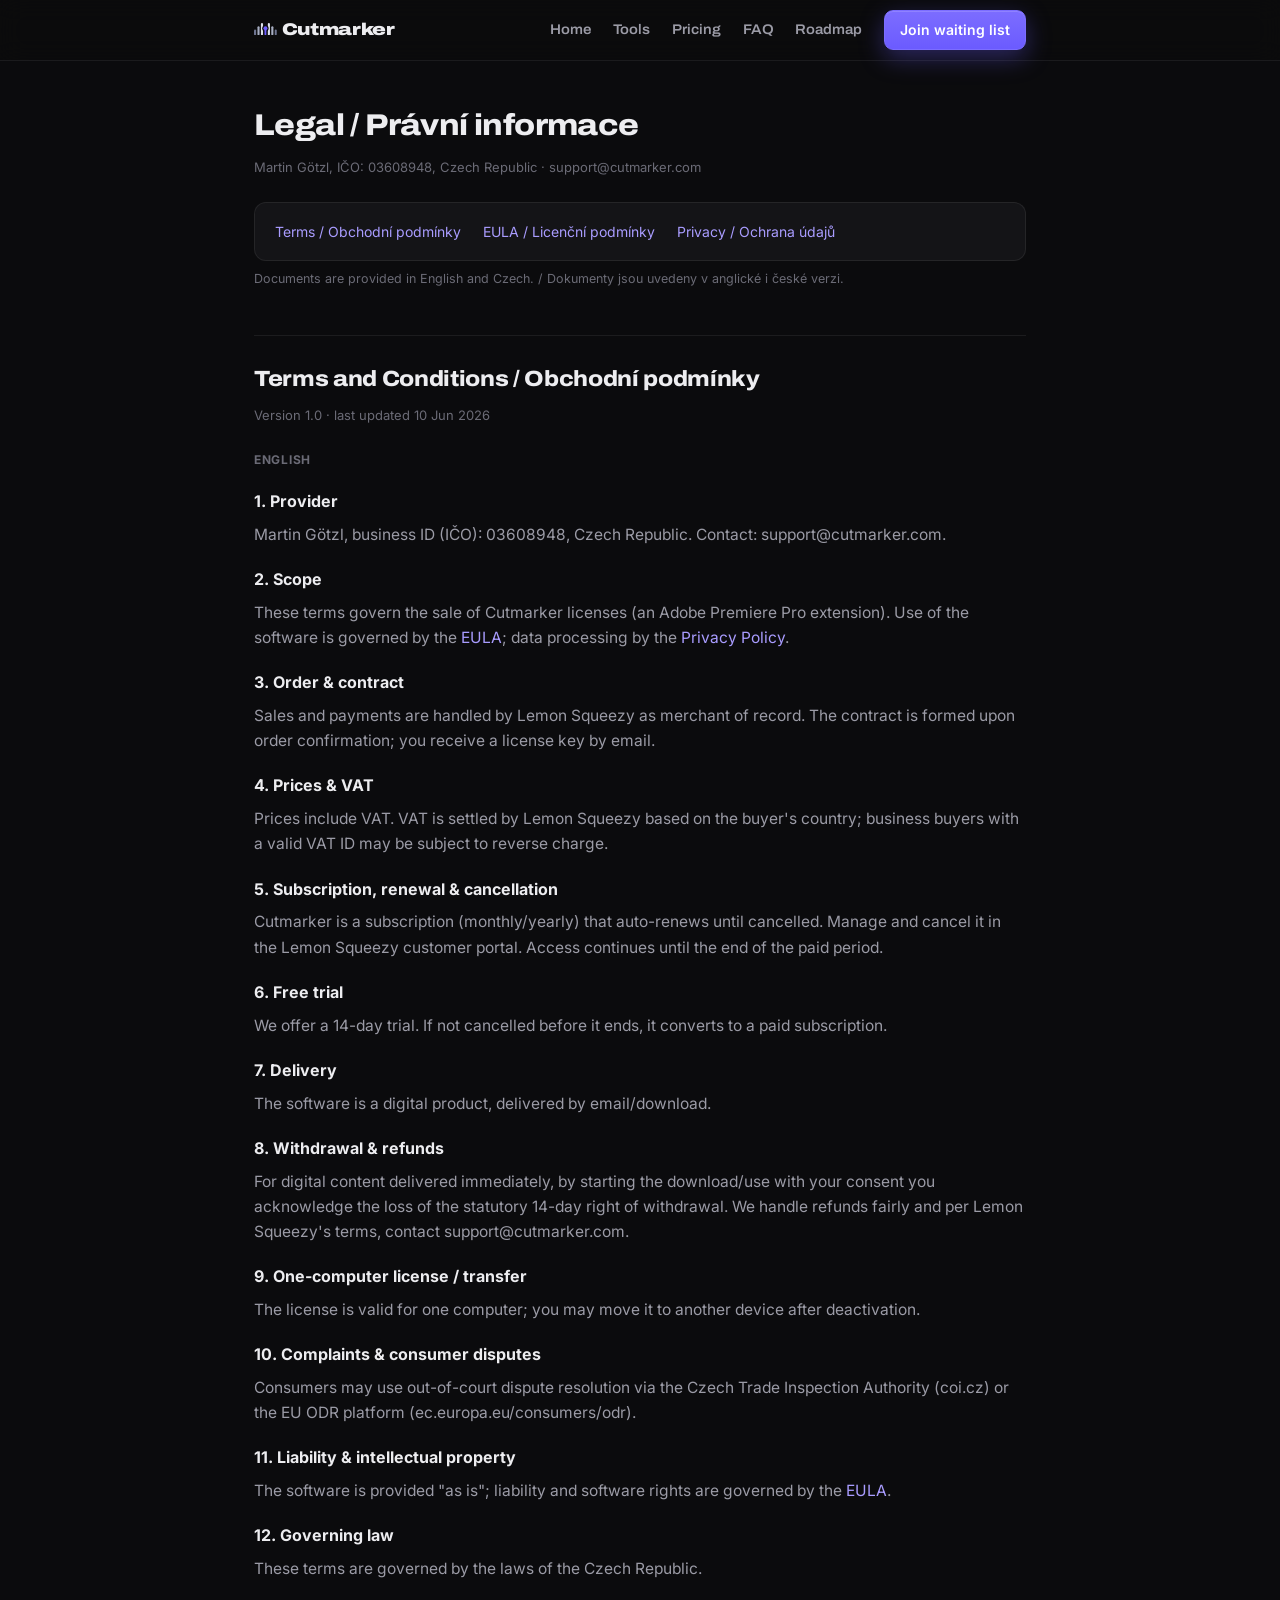
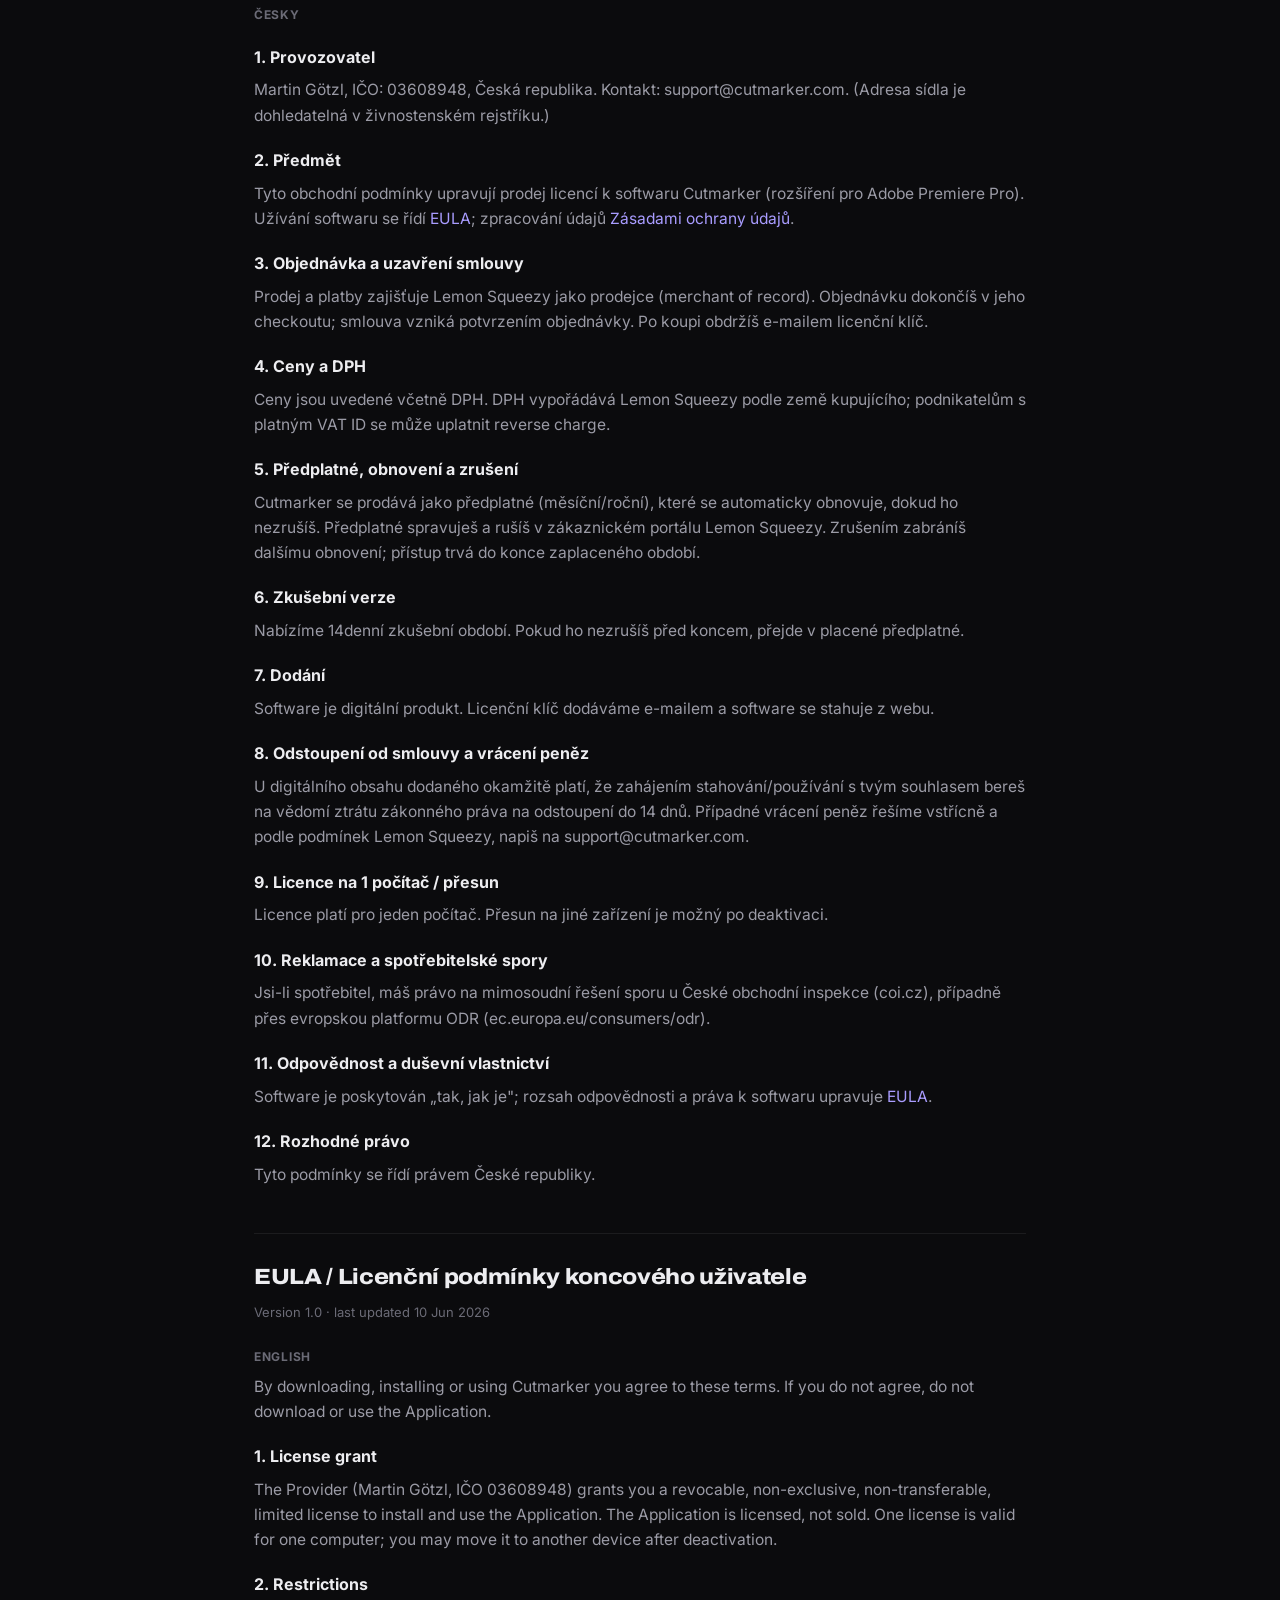
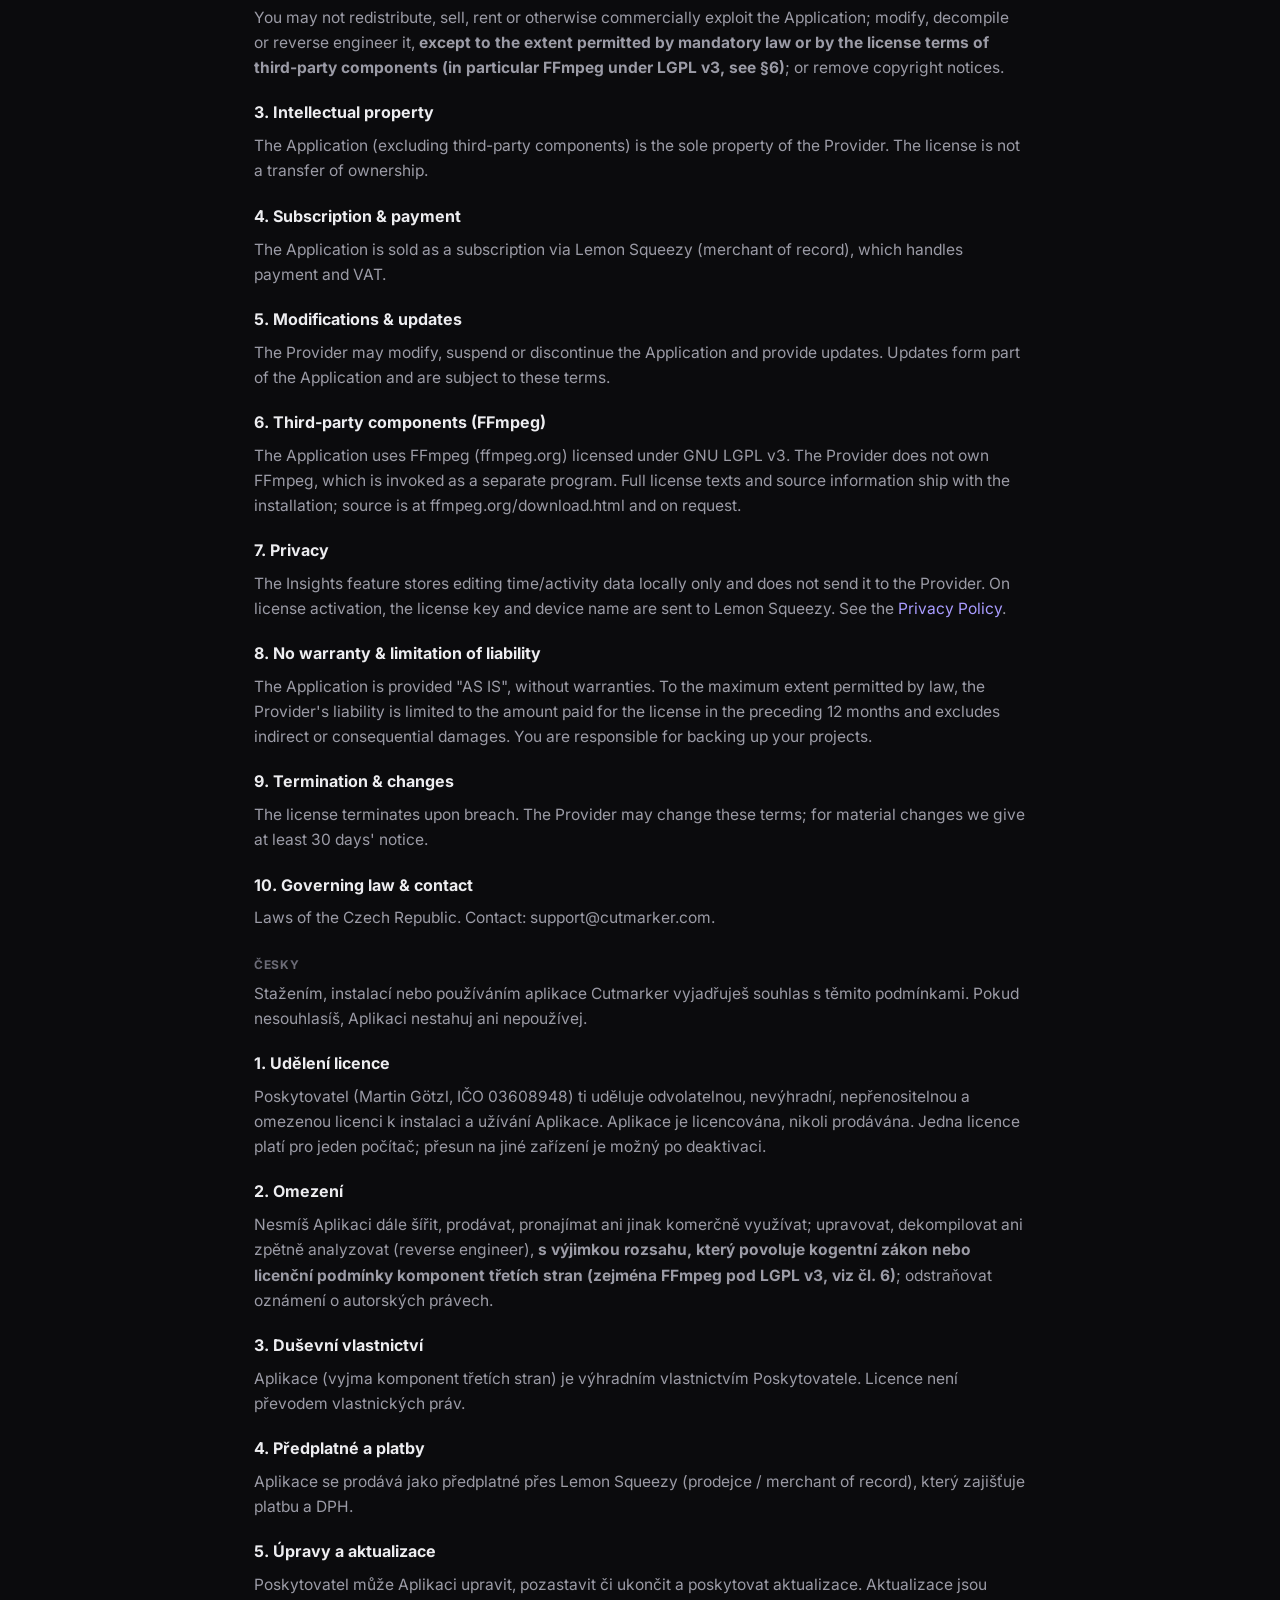
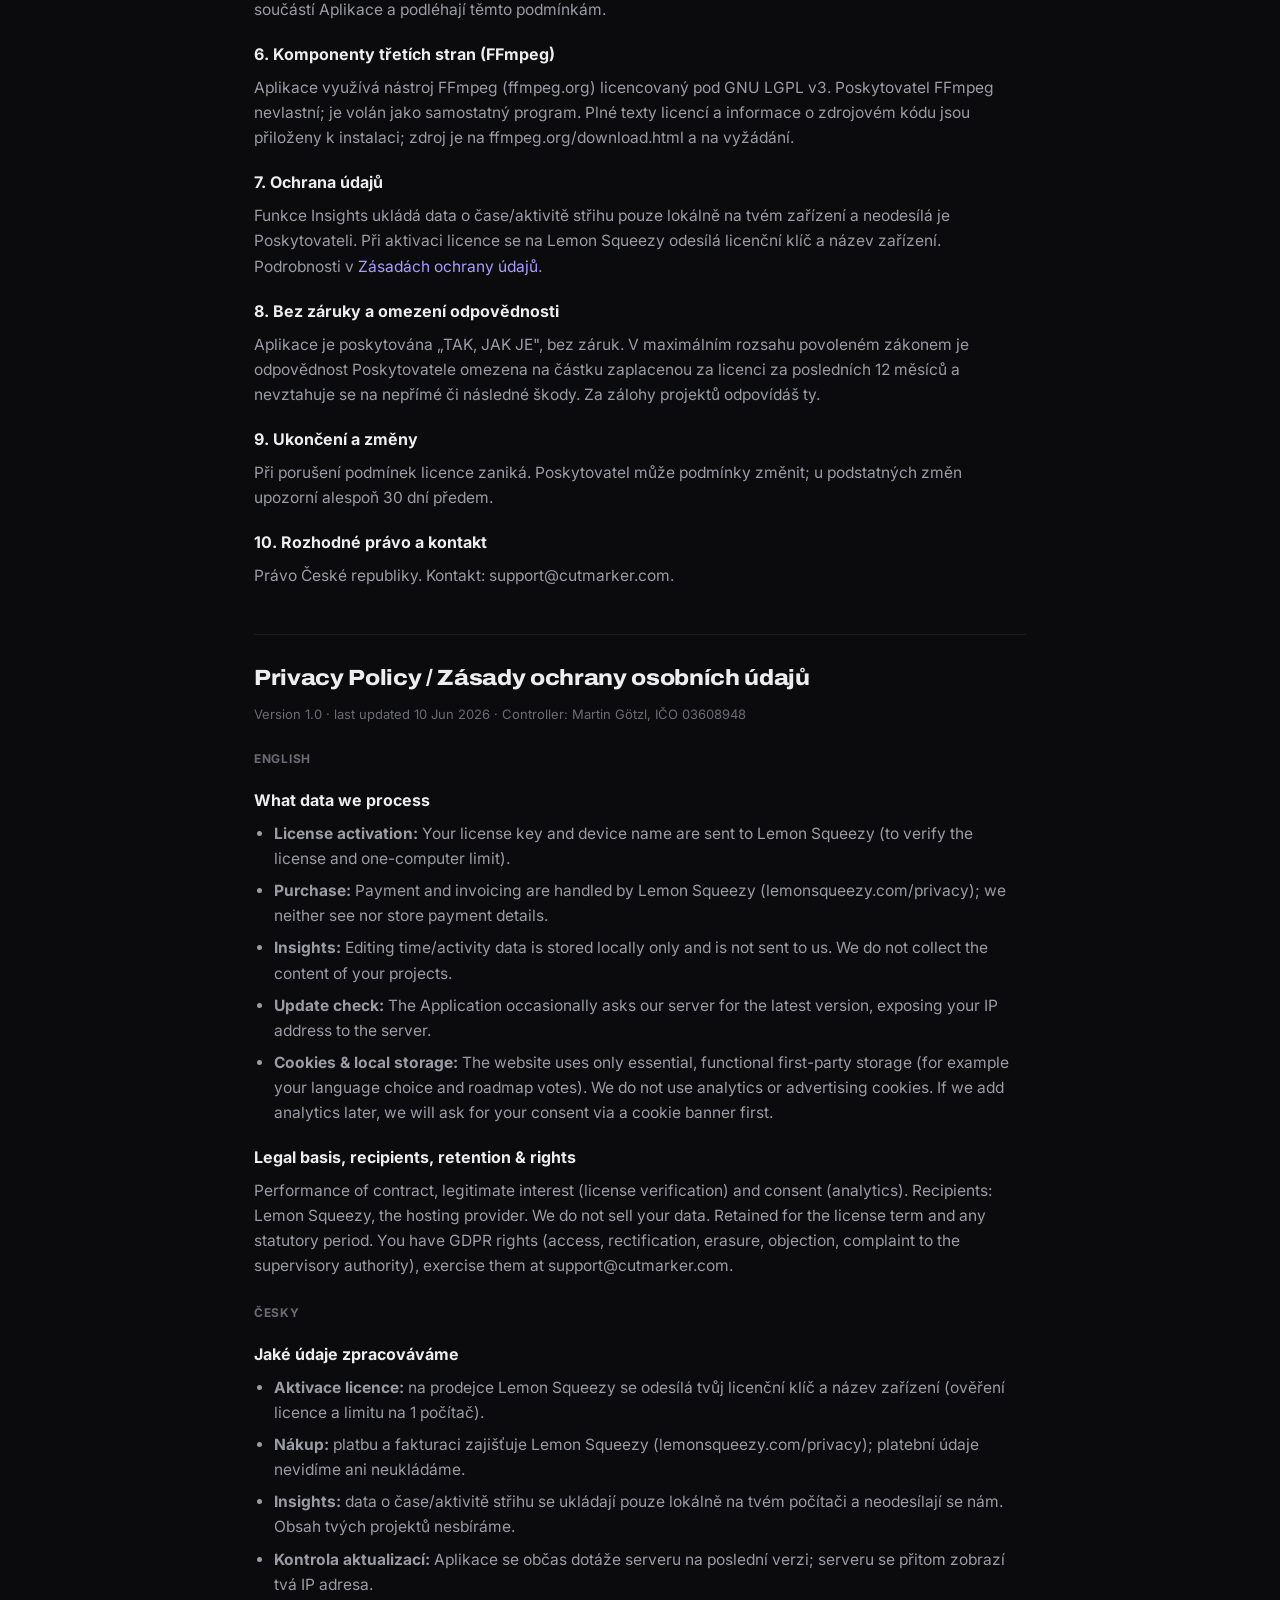
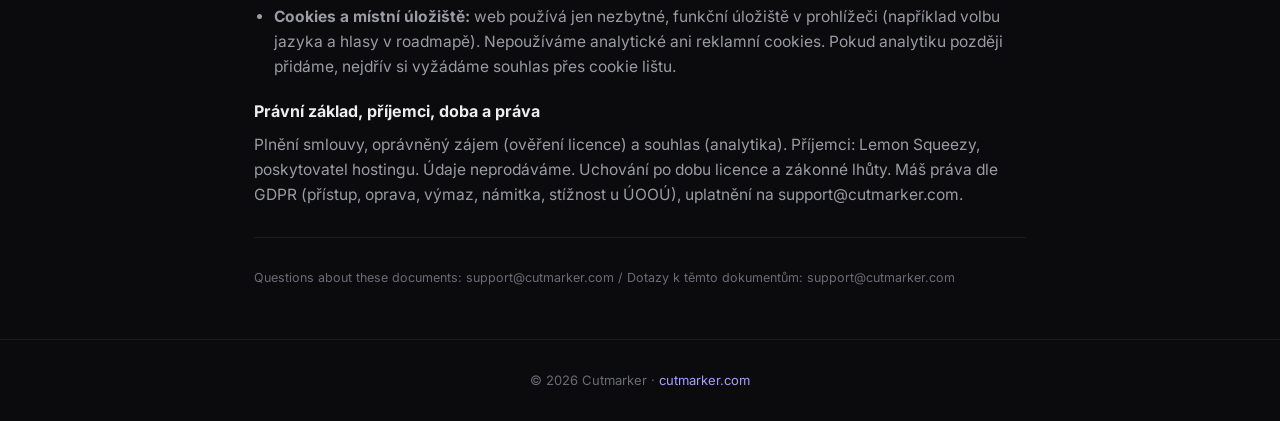
<file: legal.html>
<!DOCTYPE html>
<html lang="en">
<head>
<meta charset="utf-8">
<meta name="viewport" content="width=device-width, initial-scale=1">
<title>Cutmarker · Legal / Právní informace</title>
<meta name="robots" content="all">
<link rel="icon" type="image/svg+xml" href="/favicon.svg">
<link rel="apple-touch-icon" href="/favicon.svg">
<link rel="stylesheet" href="/fonts.css">
<style>
  :root{--bg:#0b0b0d;--surface:#141417;--bd:rgba(255,255,255,.07);--bd2:rgba(255,255,255,.13);--tx:#ededf0;--tx2:#9b9ba6;--tx3:#6b6b76;--pur:#6B5BFF;--pur2:#a99cff}
  *{box-sizing:border-box;margin:0;padding:0}
  html{scroll-behavior:smooth;scroll-padding-top:72px}
  body{font-family:'Inter',-apple-system,"Segoe UI",Roboto,Helvetica,Arial,sans-serif;background:var(--bg);color:var(--tx);line-height:1.62;font-size:15.5px;-webkit-font-smoothing:antialiased}
  a{color:var(--pur2);text-decoration:none}a:hover{text-decoration:underline}
  .wrap{max-width:820px;margin:0 auto;padding:0 24px}
  nav{position:sticky;top:0;z-index:50;background:rgba(11,11,13,.82);backdrop-filter:blur(12px);border-bottom:1px solid var(--bd)}
  nav .wrap{display:flex;align-items:center;justify-content:space-between;height:60px}
  .logo{display:inline-flex;align-items:baseline;gap:.28em;font-family:'Archivo',-apple-system,sans-serif;font-stretch:125%;font-weight:900;font-size:17px;letter-spacing:-.02em;color:var(--tx)}
  .logo:hover{text-decoration:none}
  .logo .lmark{height:.72em;width:auto;aspect-ratio:86/46;flex:none;align-self:baseline}
  nav .links{display:flex;gap:22px;align-items:center}
  nav .links a:not(.btn){color:var(--tx2);font-family:'Archivo',sans-serif;font-stretch:106%;font-weight:600;font-size:14px;letter-spacing:-.005em;transition:.15s}
  nav .links a:not(.btn):hover{color:var(--tx);text-decoration:none}
  .btn{display:inline-block;background:linear-gradient(180deg,#7c6dff,#6B5BFF);color:#fff;font-weight:600;padding:8px 15px;border-radius:9px;font-size:14px;border:1px solid #7c6dff;box-shadow:0 1px 0 rgba(255,255,255,.14) inset,0 8px 24px rgba(107,91,255,.35);transition:transform .14s,box-shadow .14s,filter .14s}
  .btn:hover{transform:translateY(-1px);filter:brightness(1.05);text-decoration:none}
  @media(max-width:760px){nav .links a:not(.btn){display:none}}
  h1{font-family:'Archivo',sans-serif;font-stretch:112%;font-weight:800;font-size:30px;letter-spacing:-.02em;margin:40px 0 6px}
  h2{font-family:'Archivo',sans-serif;font-stretch:110%;font-weight:800;font-size:22px;letter-spacing:-.015em;margin:46px 0 4px;padding-top:26px;border-top:1px solid var(--bd)}
  h3{font-size:16px;margin:20px 0 4px;color:var(--tx)}
  p,li{color:var(--tx2);margin:7px 0}
  ul{margin:7px 0 7px 20px}
  .meta{color:var(--tx3);font-size:13px;margin-bottom:8px}
  .toc{background:var(--surface);border:1px solid var(--bd);border-radius:12px;padding:16px 20px;margin:24px 0 8px}
  .toc a{display:inline-block;margin-right:18px;font-size:14px}
  .langnote{color:var(--tx3);font-size:12.5px;margin:8px 0 0}
  hr{border:none;border-top:1px solid var(--bd);margin:30px 0}
  .lng{color:var(--tx3);font-size:12px;font-weight:700;letter-spacing:.06em;text-transform:uppercase;margin:24px 0 2px}
  footer{border-top:1px solid var(--bd);margin-top:50px;padding:30px 0;color:var(--tx3);font-size:13px;text-align:center}
</style>
</head>
<body>

<svg width="0" height="0" style="position:absolute"><symbol id="mark" viewBox="-43 -46 86 46"><mask id="ntch"><rect x="-58" y="-56" width="116" height="60" fill="#fff"/><circle cx="0" cy="-26" r="12" fill="#000"/></mask><g mask="url(#ntch)"><rect x="9" y="-46" width="8" height="46" rx="4" fill="#DDE1EC"/><rect x="-17" y="-46" width="8" height="46" rx="4" fill="#DDE1EC"/><rect x="22" y="-34" width="8" height="34" rx="4" fill="#A7AEC2"/><rect x="-30" y="-34" width="8" height="34" rx="4" fill="#A7AEC2"/><rect x="35" y="-22" width="8" height="22" rx="4" fill="#6E7591"/><rect x="-43" y="-22" width="8" height="22" rx="4" fill="#6E7591"/></g><rect x="-3.5" y="-22" width="7" height="22" rx="3.5" fill="#6B5BFF"/><circle cx="0" cy="-26" r="7.5" fill="#6B5BFF"/></symbol></svg>

<nav><div class="wrap">
  <a class="logo" href="/"><svg class="lmark"><use href="#mark"/></svg> Cutmarker</a>
  <div class="links">
    <a href="/">Home</a>
    <a href="/#tools">Tools</a>
    <a href="/#pricing">Pricing</a>
    <a href="/#faq">FAQ</a>
    <a href="/roadmap">Roadmap</a>
    <a class="btn" href="/#waitlist">Join waiting list</a>
  </div>
</div></nav>

<div class="wrap">
  <h1>Legal / Právní informace</h1>
  <p class="meta">Martin Götzl, IČO: 03608948, Czech Republic · support@cutmarker.com</p>
  <div class="toc">
    <a href="#terms">Terms / Obchodní podmínky</a>
    <a href="#eula">EULA / Licenční podmínky</a>
    <a href="#privacy">Privacy / Ochrana údajů</a>
  </div>
  <p class="langnote">Documents are provided in English and Czech. / Dokumenty jsou uvedeny v anglické i české verzi.</p>

  <!-- ============ TERMS ============ -->
  <h2 id="terms">Terms and Conditions / Obchodní podmínky</h2>
  <p class="meta">Version 1.0 · last updated 10 Jun 2026</p>

  <div class="lng">English</div>
  <h3>1. Provider</h3>
  <p>Martin Götzl, business ID (IČO): 03608948, Czech Republic. Contact: support@cutmarker.com.</p>
  <h3>2. Scope</h3>
  <p>These terms govern the sale of Cutmarker licenses (an Adobe Premiere Pro extension). Use of the software is governed by the <a href="#eula">EULA</a>; data processing by the <a href="#privacy">Privacy Policy</a>.</p>
  <h3>3. Order &amp; contract</h3>
  <p>Sales and payments are handled by Lemon Squeezy as merchant of record. The contract is formed upon order confirmation; you receive a license key by email.</p>
  <h3>4. Prices &amp; VAT</h3>
  <p>Prices include VAT. VAT is settled by Lemon Squeezy based on the buyer's country; business buyers with a valid VAT ID may be subject to reverse charge.</p>
  <h3>5. Subscription, renewal &amp; cancellation</h3>
  <p>Cutmarker is a subscription (monthly/yearly) that auto-renews until cancelled. Manage and cancel it in the Lemon Squeezy customer portal. Access continues until the end of the paid period.</p>
  <h3>6. Free trial</h3>
  <p>We offer a 14-day trial. If not cancelled before it ends, it converts to a paid subscription.</p>
  <h3>7. Delivery</h3>
  <p>The software is a digital product, delivered by email/download.</p>
  <h3>8. Withdrawal &amp; refunds</h3>
  <p>For digital content delivered immediately, by starting the download/use with your consent you acknowledge the loss of the statutory 14-day right of withdrawal. We handle refunds fairly and per Lemon Squeezy's terms, contact support@cutmarker.com.</p>
  <h3>9. One-computer license / transfer</h3>
  <p>The license is valid for one computer; you may move it to another device after deactivation.</p>
  <h3>10. Complaints &amp; consumer disputes</h3>
  <p>Consumers may use out-of-court dispute resolution via the Czech Trade Inspection Authority (coi.cz) or the EU ODR platform (ec.europa.eu/consumers/odr).</p>
  <h3>11. Liability &amp; intellectual property</h3>
  <p>The software is provided "as is"; liability and software rights are governed by the <a href="#eula">EULA</a>.</p>
  <h3>12. Governing law</h3>
  <p>These terms are governed by the laws of the Czech Republic.</p>

  <div class="lng">Česky</div>
  <h3>1. Provozovatel</h3>
  <p>Martin Götzl, IČO: 03608948, Česká republika. Kontakt: support@cutmarker.com. (Adresa sídla je dohledatelná v živnostenském rejstříku.)</p>
  <h3>2. Předmět</h3>
  <p>Tyto obchodní podmínky upravují prodej licencí k softwaru Cutmarker (rozšíření pro Adobe Premiere Pro). Užívání softwaru se řídí <a href="#eula">EULA</a>; zpracování údajů <a href="#privacy">Zásadami ochrany údajů</a>.</p>
  <h3>3. Objednávka a uzavření smlouvy</h3>
  <p>Prodej a platby zajišťuje Lemon Squeezy jako prodejce (merchant of record). Objednávku dokončíš v jeho checkoutu; smlouva vzniká potvrzením objednávky. Po koupi obdržíš e-mailem licenční klíč.</p>
  <h3>4. Ceny a DPH</h3>
  <p>Ceny jsou uvedené včetně DPH. DPH vypořádává Lemon Squeezy podle země kupujícího; podnikatelům s platným VAT ID se může uplatnit reverse charge.</p>
  <h3>5. Předplatné, obnovení a zrušení</h3>
  <p>Cutmarker se prodává jako předplatné (měsíční/roční), které se automaticky obnovuje, dokud ho nezrušíš. Předplatné spravuješ a rušíš v zákaznickém portálu Lemon Squeezy. Zrušením zabráníš dalšímu obnovení; přístup trvá do konce zaplaceného období.</p>
  <h3>6. Zkušební verze</h3>
  <p>Nabízíme 14denní zkušební období. Pokud ho nezrušíš před koncem, přejde v placené předplatné.</p>
  <h3>7. Dodání</h3>
  <p>Software je digitální produkt. Licenční klíč dodáváme e-mailem a software se stahuje z webu.</p>
  <h3>8. Odstoupení od smlouvy a vrácení peněz</h3>
  <p>U digitálního obsahu dodaného okamžitě platí, že zahájením stahování/používání s tvým souhlasem bereš na vědomí ztrátu zákonného práva na odstoupení do 14 dnů. Případné vrácení peněz řešíme vstřícně a podle podmínek Lemon Squeezy, napiš na support@cutmarker.com.</p>
  <h3>9. Licence na 1 počítač / přesun</h3>
  <p>Licence platí pro jeden počítač. Přesun na jiné zařízení je možný po deaktivaci.</p>
  <h3>10. Reklamace a spotřebitelské spory</h3>
  <p>Jsi-li spotřebitel, máš právo na mimosoudní řešení sporu u České obchodní inspekce (coi.cz), případně přes evropskou platformu ODR (ec.europa.eu/consumers/odr).</p>
  <h3>11. Odpovědnost a duševní vlastnictví</h3>
  <p>Software je poskytován „tak, jak je"; rozsah odpovědnosti a práva k softwaru upravuje <a href="#eula">EULA</a>.</p>
  <h3>12. Rozhodné právo</h3>
  <p>Tyto podmínky se řídí právem České republiky.</p>

  <!-- ============ EULA ============ -->
  <h2 id="eula">EULA / Licenční podmínky koncového uživatele</h2>
  <p class="meta">Version 1.0 · last updated 10 Jun 2026</p>

  <div class="lng">English</div>
  <p>By downloading, installing or using Cutmarker you agree to these terms. If you do not agree, do not download or use the Application.</p>
  <h3>1. License grant</h3>
  <p>The Provider (Martin Götzl, IČO 03608948) grants you a revocable, non-exclusive, non-transferable, limited license to install and use the Application. The Application is licensed, not sold. One license is valid for one computer; you may move it to another device after deactivation.</p>
  <h3>2. Restrictions</h3>
  <p>You may not redistribute, sell, rent or otherwise commercially exploit the Application; modify, decompile or reverse engineer it, <strong>except to the extent permitted by mandatory law or by the license terms of third-party components (in particular FFmpeg under LGPL v3, see §6)</strong>; or remove copyright notices.</p>
  <h3>3. Intellectual property</h3>
  <p>The Application (excluding third-party components) is the sole property of the Provider. The license is not a transfer of ownership.</p>
  <h3>4. Subscription &amp; payment</h3>
  <p>The Application is sold as a subscription via Lemon Squeezy (merchant of record), which handles payment and VAT.</p>
  <h3>5. Modifications &amp; updates</h3>
  <p>The Provider may modify, suspend or discontinue the Application and provide updates. Updates form part of the Application and are subject to these terms.</p>
  <h3>6. Third-party components (FFmpeg)</h3>
  <p>The Application uses FFmpeg (ffmpeg.org) licensed under GNU LGPL v3. The Provider does not own FFmpeg, which is invoked as a separate program. Full license texts and source information ship with the installation; source is at ffmpeg.org/download.html and on request.</p>
  <h3>7. Privacy</h3>
  <p>The Insights feature stores editing time/activity data locally only and does not send it to the Provider. On license activation, the license key and device name are sent to Lemon Squeezy. See the <a href="#privacy">Privacy Policy</a>.</p>
  <h3>8. No warranty &amp; limitation of liability</h3>
  <p>The Application is provided "AS IS", without warranties. To the maximum extent permitted by law, the Provider's liability is limited to the amount paid for the license in the preceding 12 months and excludes indirect or consequential damages. You are responsible for backing up your projects.</p>
  <h3>9. Termination &amp; changes</h3>
  <p>The license terminates upon breach. The Provider may change these terms; for material changes we give at least 30 days' notice.</p>
  <h3>10. Governing law &amp; contact</h3>
  <p>Laws of the Czech Republic. Contact: support@cutmarker.com.</p>

  <div class="lng">Česky</div>
  <p>Stažením, instalací nebo používáním aplikace Cutmarker vyjadřuješ souhlas s těmito podmínkami. Pokud nesouhlasíš, Aplikaci nestahuj ani nepoužívej.</p>
  <h3>1. Udělení licence</h3>
  <p>Poskytovatel (Martin Götzl, IČO 03608948) ti uděluje odvolatelnou, nevýhradní, nepřenositelnou a omezenou licenci k instalaci a užívání Aplikace. Aplikace je licencována, nikoli prodávána. Jedna licence platí pro jeden počítač; přesun na jiné zařízení je možný po deaktivaci.</p>
  <h3>2. Omezení</h3>
  <p>Nesmíš Aplikaci dále šířit, prodávat, pronajímat ani jinak komerčně využívat; upravovat, dekompilovat ani zpětně analyzovat (reverse engineer), <strong>s výjimkou rozsahu, který povoluje kogentní zákon nebo licenční podmínky komponent třetích stran (zejména FFmpeg pod LGPL v3, viz čl. 6)</strong>; odstraňovat oznámení o autorských právech.</p>
  <h3>3. Duševní vlastnictví</h3>
  <p>Aplikace (vyjma komponent třetích stran) je výhradním vlastnictvím Poskytovatele. Licence není převodem vlastnických práv.</p>
  <h3>4. Předplatné a platby</h3>
  <p>Aplikace se prodává jako předplatné přes Lemon Squeezy (prodejce / merchant of record), který zajišťuje platbu a DPH.</p>
  <h3>5. Úpravy a aktualizace</h3>
  <p>Poskytovatel může Aplikaci upravit, pozastavit či ukončit a poskytovat aktualizace. Aktualizace jsou součástí Aplikace a podléhají těmto podmínkám.</p>
  <h3>6. Komponenty třetích stran (FFmpeg)</h3>
  <p>Aplikace využívá nástroj FFmpeg (ffmpeg.org) licencovaný pod GNU LGPL v3. Poskytovatel FFmpeg nevlastní; je volán jako samostatný program. Plné texty licencí a informace o zdrojovém kódu jsou přiloženy k instalaci; zdroj je na ffmpeg.org/download.html a na vyžádání.</p>
  <h3>7. Ochrana údajů</h3>
  <p>Funkce Insights ukládá data o čase/aktivitě střihu pouze lokálně na tvém zařízení a neodesílá je Poskytovateli. Při aktivaci licence se na Lemon Squeezy odesílá licenční klíč a název zařízení. Podrobnosti v <a href="#privacy">Zásadách ochrany údajů</a>.</p>
  <h3>8. Bez záruky a omezení odpovědnosti</h3>
  <p>Aplikace je poskytována „TAK, JAK JE", bez záruk. V maximálním rozsahu povoleném zákonem je odpovědnost Poskytovatele omezena na částku zaplacenou za licenci za posledních 12 měsíců a nevztahuje se na nepřímé či následné škody. Za zálohy projektů odpovídáš ty.</p>
  <h3>9. Ukončení a změny</h3>
  <p>Při porušení podmínek licence zaniká. Poskytovatel může podmínky změnit; u podstatných změn upozorní alespoň 30 dní předem.</p>
  <h3>10. Rozhodné právo a kontakt</h3>
  <p>Právo České republiky. Kontakt: support@cutmarker.com.</p>

  <!-- ============ PRIVACY ============ -->
  <h2 id="privacy">Privacy Policy / Zásady ochrany osobních údajů</h2>
  <p class="meta">Version 1.0 · last updated 10 Jun 2026 · Controller: Martin Götzl, IČO 03608948</p>

  <div class="lng">English</div>
  <h3>What data we process</h3>
  <ul>
    <li><strong>License activation:</strong> Your license key and device name are sent to Lemon Squeezy (to verify the license and one-computer limit).</li>
    <li><strong>Purchase:</strong> Payment and invoicing are handled by Lemon Squeezy (lemonsqueezy.com/privacy); we neither see nor store payment details.</li>
    <li><strong>Insights:</strong> Editing time/activity data is stored locally only and is not sent to us. We do not collect the content of your projects.</li>
    <li><strong>Update check:</strong> The Application occasionally asks our server for the latest version, exposing your IP address to the server.</li>
    <li><strong>Cookies &amp; local storage:</strong> The website uses only essential, functional first-party storage (for example your language choice and roadmap votes). We do not use analytics or advertising cookies. If we add analytics later, we will ask for your consent via a cookie banner first.</li>
  </ul>
  <h3>Legal basis, recipients, retention &amp; rights</h3>
  <p>Performance of contract, legitimate interest (license verification) and consent (analytics). Recipients: Lemon Squeezy, the hosting provider. We do not sell your data. Retained for the license term and any statutory period. You have GDPR rights (access, rectification, erasure, objection, complaint to the supervisory authority), exercise them at support@cutmarker.com.</p>

  <div class="lng">Česky</div>
  <h3>Jaké údaje zpracováváme</h3>
  <ul>
    <li><strong>Aktivace licence:</strong> na prodejce Lemon Squeezy se odesílá tvůj licenční klíč a název zařízení (ověření licence a limitu na 1 počítač).</li>
    <li><strong>Nákup:</strong> platbu a fakturaci zajišťuje Lemon Squeezy (lemonsqueezy.com/privacy); platební údaje nevidíme ani neukládáme.</li>
    <li><strong>Insights:</strong> data o čase/aktivitě střihu se ukládají pouze lokálně na tvém počítači a neodesílají se nám. Obsah tvých projektů nesbíráme.</li>
    <li><strong>Kontrola aktualizací:</strong> Aplikace se občas dotáže serveru na poslední verzi; serveru se přitom zobrazí tvá IP adresa.</li>
    <li><strong>Cookies a místní úložiště:</strong> web používá jen nezbytné, funkční úložiště v prohlížeči (například volbu jazyka a hlasy v roadmapě). Nepoužíváme analytické ani reklamní cookies. Pokud analytiku později přidáme, nejdřív si vyžádáme souhlas přes cookie lištu.</li>
  </ul>
  <h3>Právní základ, příjemci, doba a práva</h3>
  <p>Plnění smlouvy, oprávněný zájem (ověření licence) a souhlas (analytika). Příjemci: Lemon Squeezy, poskytovatel hostingu. Údaje neprodáváme. Uchování po dobu licence a zákonné lhůty. Máš práva dle GDPR (přístup, oprava, výmaz, námitka, stížnost u ÚOOÚ), uplatnění na support@cutmarker.com.</p>

  <hr>
  <p class="langnote">Questions about these documents: support@cutmarker.com / Dotazy k těmto dokumentům: support@cutmarker.com</p>
</div>

<footer><div class="wrap">© 2026 Cutmarker · <a href="/">cutmarker.com</a></div></footer>

</body>
</html>
</file>
<file: fonts.css>
/* Self-hosted fonts (Fontsource, variable woff2). GDPR: nic se netahá z Google. */

/* ---------- Archivo (wght + wdth) ---------- */
@font-face {
  font-family: 'Archivo';
  font-style: normal;
  font-display: swap;
  font-weight: 100 900;
  font-stretch: 62% 125%;
  src: url(/assets/fonts/archivo-latin-wdth-normal.woff2) format('woff2');
  unicode-range: U+0000-00FF,U+0131,U+0152-0153,U+02BB-02BC,U+02C6,U+02DA,U+02DC,U+0304,U+0308,U+0329,U+2000-206F,U+20AC,U+2122,U+2191,U+2193,U+2212,U+2215,U+FEFF,U+FFFD;
}
@font-face {
  font-family: 'Archivo';
  font-style: normal;
  font-display: swap;
  font-weight: 100 900;
  font-stretch: 62% 125%;
  src: url(/assets/fonts/archivo-latin-ext-wdth-normal.woff2) format('woff2');
  unicode-range: U+0100-02BA,U+02BD-02C5,U+02C7-02CC,U+02CE-02D7,U+02DD-02FF,U+0304,U+0308,U+0329,U+1D00-1DBF,U+1E00-1E9F,U+1EF2-1EFF,U+2020,U+20A0-20AB,U+20AD-20C0,U+2113,U+2C60-2C7F,U+A720-A7FF;
}

/* ---------- Inter (wght) ---------- */
@font-face {
  font-family: 'Inter';
  font-style: normal;
  font-display: swap;
  font-weight: 100 900;
  src: url(/assets/fonts/inter-latin-wght-normal.woff2) format('woff2');
  unicode-range: U+0000-00FF,U+0131,U+0152-0153,U+02BB-02BC,U+02C6,U+02DA,U+02DC,U+0304,U+0308,U+0329,U+2000-206F,U+20AC,U+2122,U+2191,U+2193,U+2212,U+2215,U+FEFF,U+FFFD;
}
@font-face {
  font-family: 'Inter';
  font-style: normal;
  font-display: swap;
  font-weight: 100 900;
  src: url(/assets/fonts/inter-latin-ext-wght-normal.woff2) format('woff2');
  unicode-range: U+0100-02BA,U+02BD-02C5,U+02C7-02CC,U+02CE-02D7,U+02DD-02FF,U+0304,U+0308,U+0329,U+1D00-1DBF,U+1E00-1E9F,U+1EF2-1EFF,U+2020,U+20A0-20AB,U+20AD-20C0,U+2113,U+2C60-2C7F,U+A720-A7FF;
}

/* ---------- JetBrains Mono (wght) ---------- */
@font-face {
  font-family: 'JetBrains Mono';
  font-style: normal;
  font-display: swap;
  font-weight: 100 800;
  src: url(/assets/fonts/jetbrains-mono-latin-wght-normal.woff2) format('woff2');
  unicode-range: U+0000-00FF,U+0131,U+0152-0153,U+02BB-02BC,U+02C6,U+02DA,U+02DC,U+0304,U+0308,U+0329,U+2000-206F,U+20AC,U+2122,U+2191,U+2193,U+2212,U+2215,U+FEFF,U+FFFD;
}
@font-face {
  font-family: 'JetBrains Mono';
  font-style: normal;
  font-display: swap;
  font-weight: 100 800;
  src: url(/assets/fonts/jetbrains-mono-latin-ext-wght-normal.woff2) format('woff2');
  unicode-range: U+0100-02BA,U+02BD-02C5,U+02C7-02CC,U+02CE-02D7,U+02DD-02FF,U+0304,U+0308,U+0329,U+1D00-1DBF,U+1E00-1E9F,U+1EF2-1EFF,U+2020,U+20A0-20AB,U+20AD-20C0,U+2113,U+2C60-2C7F,U+A720-A7FF;
}
</file>
